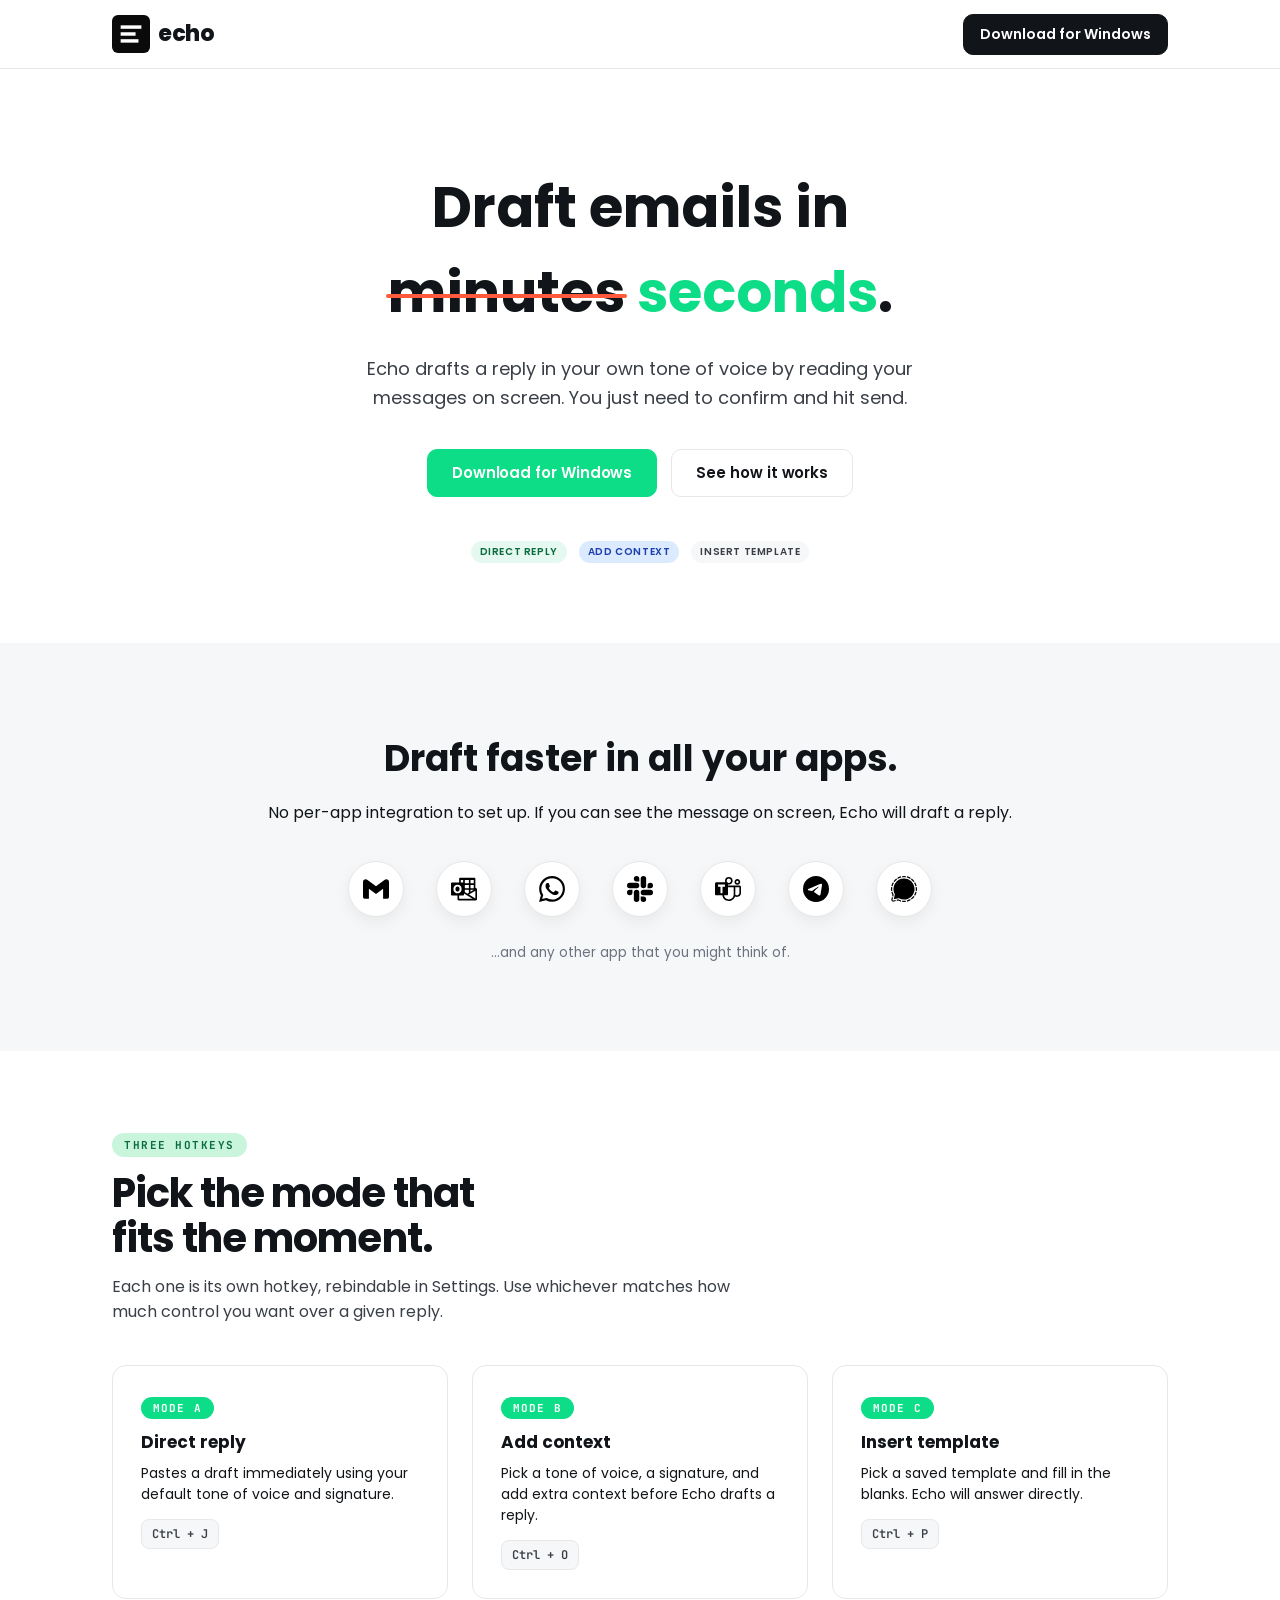
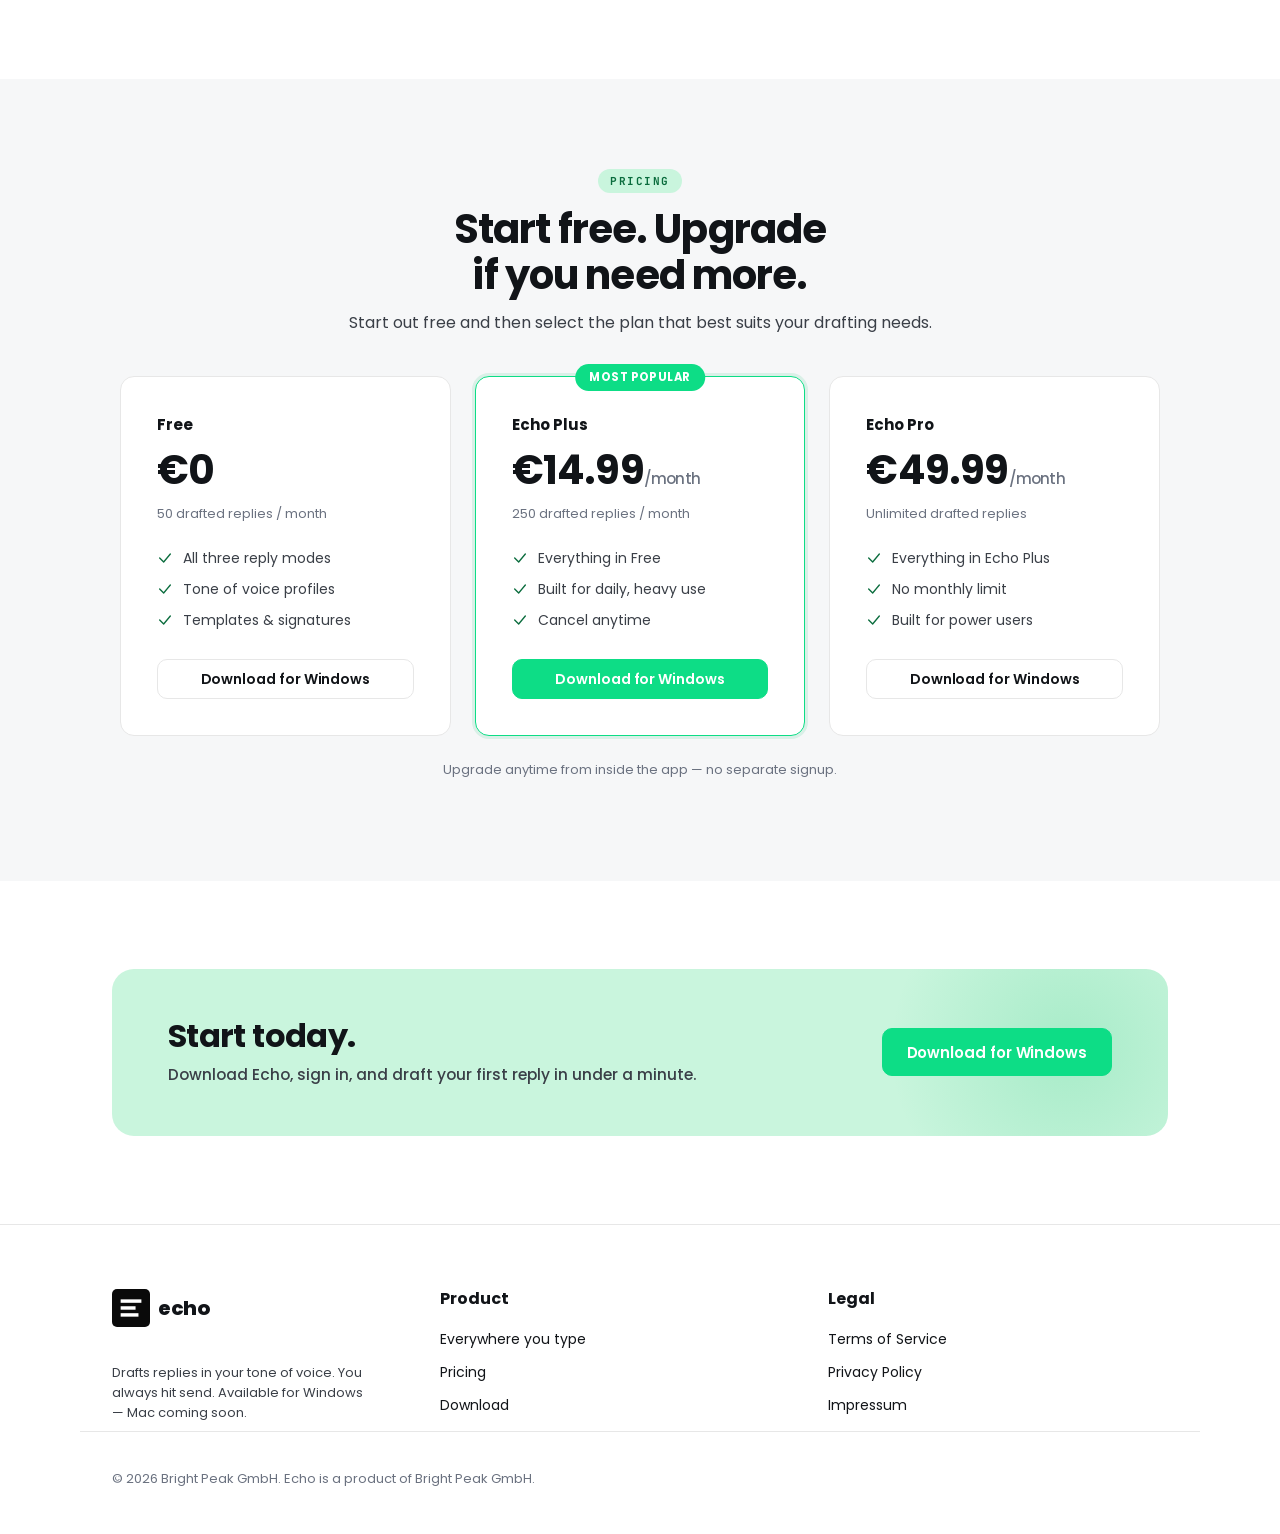
<file: index.html>
<!doctype html>
<html lang="en">
<head>
<meta charset="utf-8" />
<meta name="viewport" content="width=device-width, initial-scale=1" />
<title>Echo — draft emails in seconds, not minutes</title>
<link rel="icon" href="assets/icon.svg" type="image/svg+xml">
<link rel="icon" href="assets/favicon.ico" sizes="any">
<meta name="description" content="Echo reads the message on your screen and drafts a reply in your tone of voice. One hotkey, any app. You always hit send." />
<link rel="preconnect" href="https://fonts.googleapis.com" />
<link rel="preconnect" href="https://fonts.gstatic.com" crossorigin />
<link href="https://fonts.googleapis.com/css2?family=Poppins:wght@400;500;600;700;800&family=JetBrains+Mono:wght@400;500;600&display=swap" rel="stylesheet" />
<link rel="stylesheet" href="css/chrome.css" />
<link rel="stylesheet" href="css/buttons.css" />
<link rel="stylesheet" href="css/forms.css" />
<link rel="stylesheet" href="css/site.css" />
</head>
<body>

<header class="topbar">
  <div class="topbar-inner container" style="max-width:1120px;">
    <a href="/" class="brand-mark" style="display:inline-flex;align-items:center;gap:8px;text-decoration:none;font-family:'Poppins',sans-serif;font-size:22px;font-weight:800;letter-spacing:-0.02em;color:var(--ink);"><img src="assets/icon.svg" alt="Echo" width="28" height="28" style="border-radius:6px;flex-shrink:0;">echo</a>
    <a class="nav-cta" href="https://github.com/diliniclas/echo-releases/releases/download/v0.3.4/Echo-Setup-0.3.4.exe">Download for Windows</a>
  </div>
</header>

<main>

  <!-- HERO -->
  <section class="hero container">
    <h1>Draft <span id="hero-word">emails</span> in <span class="struck">minutes</span> <span class="reveal">seconds</span>.</h1>
    <p class="lead">
      Echo drafts a reply in your own tone of voice by reading your messages on screen.
      You just need to confirm and hit send.
    </p>
    <div class="actions">
      <a class="btn btn-brand btn-lg" href="https://github.com/diliniclas/echo-releases/releases/download/v0.3.4/Echo-Setup-0.3.4.exe">Download for Windows</a>
      <a class="btn btn-secondary btn-lg" href="#how-it-works">See how it works</a>
    </div>

    <div class="mode-row">
      <span class="tag tag-brand is-upper">Direct reply</span>
      <span class="tag tag-info is-upper">Add context</span>
      <span class="tag tag-neutral is-upper">Insert template</span>
    </div>
  </section>

  <!-- SECTION 2: DRAFT FASTER IN ALL YOUR APPS (animated icon wave) -->
  <section class="section is-grey-band platform-section" id="everywhere">
    <div class="container">
      <h2>Draft faster in all your apps.</h2>
      <p class="lead" style="margin:0 auto 8px;">No per-app integration to set up. If you can see the message on screen, Echo will draft a reply.</p>
    </div>
    <div class="icon-wave">
      <div class="icon-wave-track">
        <span class="icon-badge" style="--i:0"><img src="assets/icons/gmail.svg" alt="Gmail" /></span>
        <span class="icon-badge" style="--i:1"><img src="assets/icons/microsoftoutlook.svg" alt="Outlook" /></span>
        <span class="icon-badge" style="--i:2"><img src="assets/icons/whatsapp.svg" alt="WhatsApp" /></span>
        <span class="icon-badge" style="--i:3"><img src="assets/icons/slack.svg" alt="Slack" /></span>
        <span class="icon-badge" style="--i:4"><img src="assets/icons/microsoftteams.svg" alt="Microsoft Teams" /></span>
        <span class="icon-badge" style="--i:5"><img src="assets/icons/telegram.svg" alt="Telegram" /></span>
        <span class="icon-badge" style="--i:6"><img src="assets/icons/signal.svg" alt="Signal" /></span>
      </div>
    </div>
    <div class="container">
      <p class="icon-cloud-caption">...and any other app that you might think of.</p>
    </div>
  </section>

  <!-- SECTION 3: THREE MODES -->
  <section class="section" id="how-it-works">
    <div class="container">
      <div class="section-head">
        <div class="left">
          <span class="kicker is-mono">Three hotkeys</span>
          <h2>Pick the mode that fits the moment.</h2>
          <p>Each one is its own hotkey, rebindable in Settings. Use whichever matches how much control you want over a given reply.</p>
        </div>
      </div>

      <div class="mode-grid">
        <div class="mode-card">
          <span class="mode-pill">Mode A</span>
          <h3>Direct reply</h3>
          <p>Pastes a draft immediately using your default tone of voice and signature.</p>
          <span class="hotkey">Ctrl + J</span>
        </div>
        <div class="mode-card">
          <span class="mode-pill">Mode B</span>
          <h3>Add context</h3>
          <p>Pick a tone of voice, a signature, and add extra context before Echo drafts a reply.</p>
          <span class="hotkey">Ctrl + O</span>
        </div>
        <div class="mode-card">
          <span class="mode-pill">Mode C</span>
          <h3>Insert template</h3>
          <p>Pick a saved template and fill in the blanks. Echo will answer directly.</p>
          <span class="hotkey">Ctrl + P</span>
        </div>
      </div>
    </div>
  </section>

  <!-- SECTION 4: PRICING -->
  <section class="section is-grey-band" id="pricing">
    <div class="container">
      <div class="section-head" style="justify-content:center;text-align:center;">
        <div class="left" style="max-width:60ch;margin:0 auto;">
          <span class="kicker is-mono">Pricing</span>
          <h2>Start free. Upgrade if you need more.</h2>
          <p>Start out free and then select the plan that best suits your drafting needs.</p>
        </div>
      </div>

      <div class="pricing-grid pricing-grid-3">
        <div class="price-card">
          <p class="plan-name">Free</p>
          <p class="plan-amount">€0</p>
          <p class="plan-cap">50 drafted replies / month</p>
          <ul>
            <li><svg viewBox="0 0 24 24" fill="none" stroke="currentColor" stroke-width="2" stroke-linecap="round" stroke-linejoin="round"><path d="M4 12l6 6L20 6"/></svg>All three reply modes</li>
            <li><svg viewBox="0 0 24 24" fill="none" stroke="currentColor" stroke-width="2" stroke-linecap="round" stroke-linejoin="round"><path d="M4 12l6 6L20 6"/></svg>Tone of voice profiles</li>
            <li><svg viewBox="0 0 24 24" fill="none" stroke="currentColor" stroke-width="2" stroke-linecap="round" stroke-linejoin="round"><path d="M4 12l6 6L20 6"/></svg>Templates &amp; signatures</li>
          </ul>
          <a class="btn btn-secondary btn-block" href="https://github.com/diliniclas/echo-releases/releases/download/v0.3.4/Echo-Setup-0.3.4.exe">Download for Windows</a>
        </div>
        <div class="price-card is-featured">
          <span class="price-card-badge">Most popular</span>
          <p class="plan-name">Echo Plus</p>
          <p class="plan-amount">€14.99<span>/month</span></p>
          <p class="plan-cap">250 drafted replies / month</p>
          <ul>
            <li><svg viewBox="0 0 24 24" fill="none" stroke="currentColor" stroke-width="2" stroke-linecap="round" stroke-linejoin="round"><path d="M4 12l6 6L20 6"/></svg>Everything in Free</li>
            <li><svg viewBox="0 0 24 24" fill="none" stroke="currentColor" stroke-width="2" stroke-linecap="round" stroke-linejoin="round"><path d="M4 12l6 6L20 6"/></svg>Built for daily, heavy use</li>
            <li><svg viewBox="0 0 24 24" fill="none" stroke="currentColor" stroke-width="2" stroke-linecap="round" stroke-linejoin="round"><path d="M4 12l6 6L20 6"/></svg>Cancel anytime</li>
          </ul>
          <a class="btn btn-brand btn-block" href="https://github.com/diliniclas/echo-releases/releases/download/v0.3.4/Echo-Setup-0.3.4.exe">Download for Windows</a>
        </div>
        <div class="price-card">
          <p class="plan-name">Echo Pro</p>
          <p class="plan-amount">€49.99<span>/month</span></p>
          <p class="plan-cap">Unlimited drafted replies</p>
          <ul>
            <li><svg viewBox="0 0 24 24" fill="none" stroke="currentColor" stroke-width="2" stroke-linecap="round" stroke-linejoin="round"><path d="M4 12l6 6L20 6"/></svg>Everything in Echo Plus</li>
            <li><svg viewBox="0 0 24 24" fill="none" stroke="currentColor" stroke-width="2" stroke-linecap="round" stroke-linejoin="round"><path d="M4 12l6 6L20 6"/></svg>No monthly limit</li>
            <li><svg viewBox="0 0 24 24" fill="none" stroke="currentColor" stroke-width="2" stroke-linecap="round" stroke-linejoin="round"><path d="M4 12l6 6L20 6"/></svg>Built for power users</li>
          </ul>
          <a class="btn btn-secondary btn-block" href="https://github.com/diliniclas/echo-releases/releases/download/v0.3.4/Echo-Setup-0.3.4.exe">Download for Windows</a>
        </div>
      </div>
      <p style="text-align:center;font-size:13px;color:var(--muted);margin-top:24px;">Upgrade anytime from inside the app — no separate signup.</p>
    </div>
  </section>

  <!-- SECTION 5: START TODAY -->
  <section class="container">
    <div class="join-cta">
      <div>
        <h2>Start today.</h2>
        <p>Download Echo, sign in, and draft your first reply in under a minute.</p>
      </div>
      <div class="actions">
        <a class="btn btn-brand btn-lg" href="https://github.com/diliniclas/echo-releases/releases/download/v0.3.4/Echo-Setup-0.3.4.exe">Download for Windows</a>
      </div>
    </div>
  </section>

</main>

<footer class="site-footer">
  <div class="footer-inner">
    <div class="footer-brand">
      <a href="/" class="brand-mark" style="display:inline-flex;align-items:center;gap:8px;text-decoration:none;font-family:'Poppins',sans-serif;font-size:20px;font-weight:800;letter-spacing:-0.02em;color:var(--ink);"><img src="assets/icon.svg" alt="Echo" width="26" height="26" style="border-radius:5px;flex-shrink:0;">echo</a>
      <p style="font-size:13px;color:var(--ink-2);max-width:32ch;margin:14px 0 0;">Drafts replies in your tone of voice. You always hit send. Available for Windows — Mac coming soon.</p>
    </div>
    <div class="footer-col">
      <h2>Product</h2>
      <ul>
        <li><a href="#everywhere">Everywhere you type</a></li>
        <li><a href="#pricing">Pricing</a></li>
        <li><a href="https://github.com/diliniclas/echo-releases/releases/download/v0.3.4/Echo-Setup-0.3.4.exe">Download</a></li>
      </ul>
    </div>
    <div class="footer-col">
      <h2>Legal</h2>
      <ul>
        <li><a href="terms.html">Terms of Service</a></li>
        <li><a href="privacy.html">Privacy Policy</a></li>
        <li><a href="impressum.html">Impressum</a></li>
      </ul>
    </div>
  </div>
  <div class="footer-inner" style="grid-template-columns:1fr;margin-top:8px;padding-top:24px;border-top:1px solid var(--line);">
    <p class="copyright">© 2026 Bright Peak GmbH. Echo is a product of Bright Peak GmbH.</p>
  </div>
</footer>

<script>
(function () {
  var words = ['emails', 'messages', 'texts', 'chats'];
  var el = document.getElementById('hero-word');
  var i = 0;
  function cycle() {
    i = (i + 1) % words.length;
    el.style.animation = 'hero-word-out 0.22s ease forwards';
    setTimeout(function () {
      el.textContent = words[i];
      el.style.animation = 'hero-word-in 0.22s ease forwards';
    }, 220);
  }
  setTimeout(function () { setInterval(cycle, 2000); }, 1600);
})();
</script>
</body>
</html>
</file>
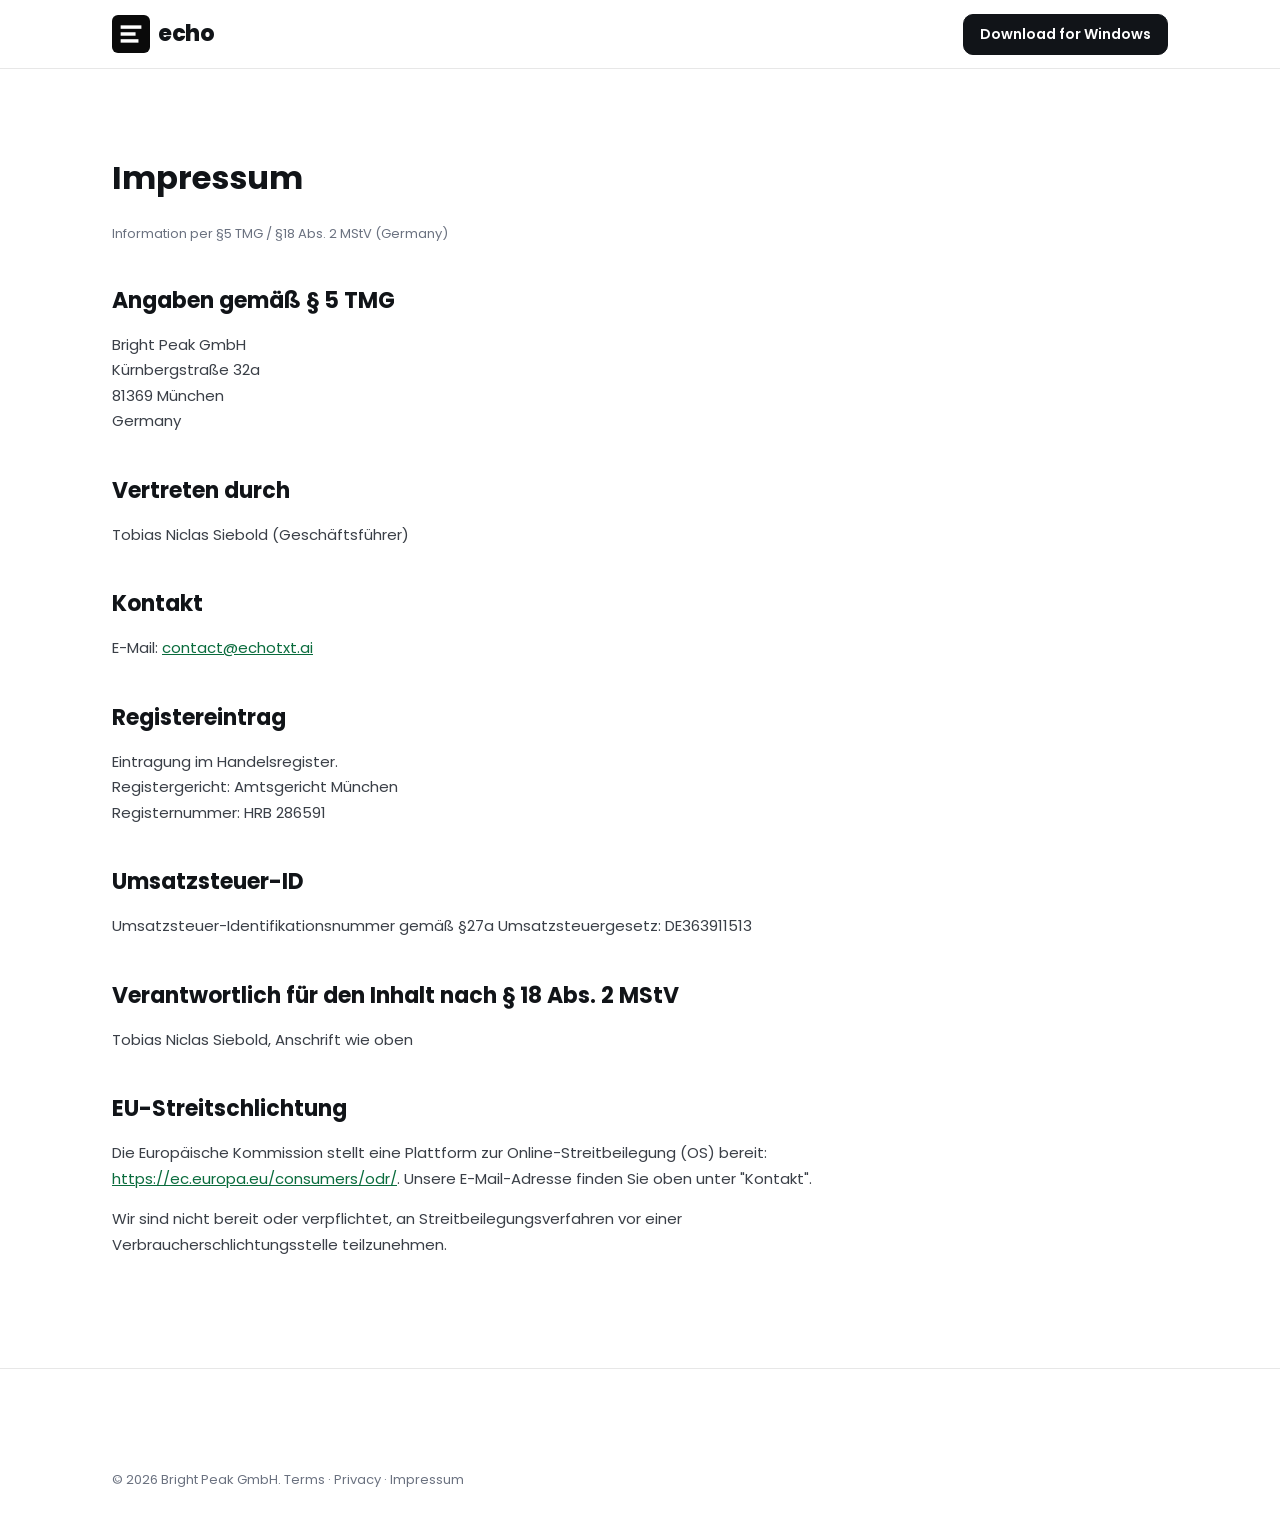
<file: impressum.html>
<!doctype html>
<html lang="en">
<head>
<meta charset="utf-8" />
<meta name="viewport" content="width=device-width, initial-scale=1" />
<title>Impressum — Echo</title>
<link rel="icon" href="assets/icon.svg" type="image/svg+xml">
<link rel="icon" href="assets/favicon.ico" sizes="any">
<link rel="preconnect" href="https://fonts.googleapis.com" />
<link rel="preconnect" href="https://fonts.gstatic.com" crossorigin />
<link href="https://fonts.googleapis.com/css2?family=Poppins:wght@400;500;600;700;800&family=JetBrains+Mono:wght@400;500;600&display=swap" rel="stylesheet" />
<link rel="stylesheet" href="css/chrome.css" />
<link rel="stylesheet" href="css/buttons.css" />
<link rel="stylesheet" href="css/forms.css" />
<link rel="stylesheet" href="css/site.css" />
</head>
<body>

<header class="topbar">
  <div class="topbar-inner container" style="max-width:1120px;">
    <a href="index.html" class="brand-mark" style="display:inline-flex;align-items:center;gap:8px;text-decoration:none;font-family:'Poppins',sans-serif;font-size:22px;font-weight:800;letter-spacing:-0.02em;color:var(--ink);"><img src="assets/icon.svg" alt="Echo" width="28" height="28" style="border-radius:6px;flex-shrink:0;">echo</a>
    <a class="nav-cta" href="https://github.com/diliniclas/echo-releases/releases/download/v0.3.4/Echo-Setup-0.3.4.exe">Download for Windows</a>
  </div>
</header>

<main class="legal-page container">
  <div class="legal-head">
    <h1>Impressum</h1>
    <p class="updated">Information per §5 TMG / §18 Abs. 2 MStV (Germany)</p>
  </div>

  <div class="legal-body">
    <h2>Angaben gemäß § 5 TMG</h2>
    <p>
      Bright Peak GmbH<br />
      Kürnbergstraße 32a<br />
      81369 München<br />
      Germany
    </p>

    <h2>Vertreten durch</h2>
    <p>Tobias Niclas Siebold (Geschäftsführer)</p>

    <h2>Kontakt</h2>
    <p>
      E-Mail: <a href="mailto:contact@echotxt.ai">contact@echotxt.ai</a>
    </p>

    <h2>Registereintrag</h2>
    <p>
      Eintragung im Handelsregister.<br />
      Registergericht: Amtsgericht München<br />
      Registernummer: HRB 286591
    </p>

    <h2>Umsatzsteuer-ID</h2>
    <p>
      Umsatzsteuer-Identifikationsnummer gemäß §27a Umsatzsteuergesetz:
      DE363911513
    </p>

    <h2>Verantwortlich für den Inhalt nach § 18 Abs. 2 MStV</h2>
    <p>Tobias Niclas Siebold, Anschrift wie oben</p>

    <h2>EU-Streitschlichtung</h2>
    <p>
      Die Europäische Kommission stellt eine Plattform zur Online-Streitbeilegung (OS) bereit:
      <a href="https://ec.europa.eu/consumers/odr/" target="_blank" rel="noopener">https://ec.europa.eu/consumers/odr/</a>.
      Unsere E-Mail-Adresse finden Sie oben unter "Kontakt".
    </p>
    <p>
      Wir sind nicht bereit oder verpflichtet, an Streitbeilegungsverfahren vor einer
      Verbraucherschlichtungsstelle teilzunehmen.
    </p>
  </div>
</main>

<footer class="site-footer">
  <div class="footer-inner" style="grid-template-columns:1fr;padding-top:24px;">
    <p class="copyright">© 2026 Bright Peak GmbH. <a href="terms.html">Terms</a> · <a href="privacy.html">Privacy</a> · <a href="impressum.html">Impressum</a></p>
  </div>
</footer>

</body>
</html>
</file>
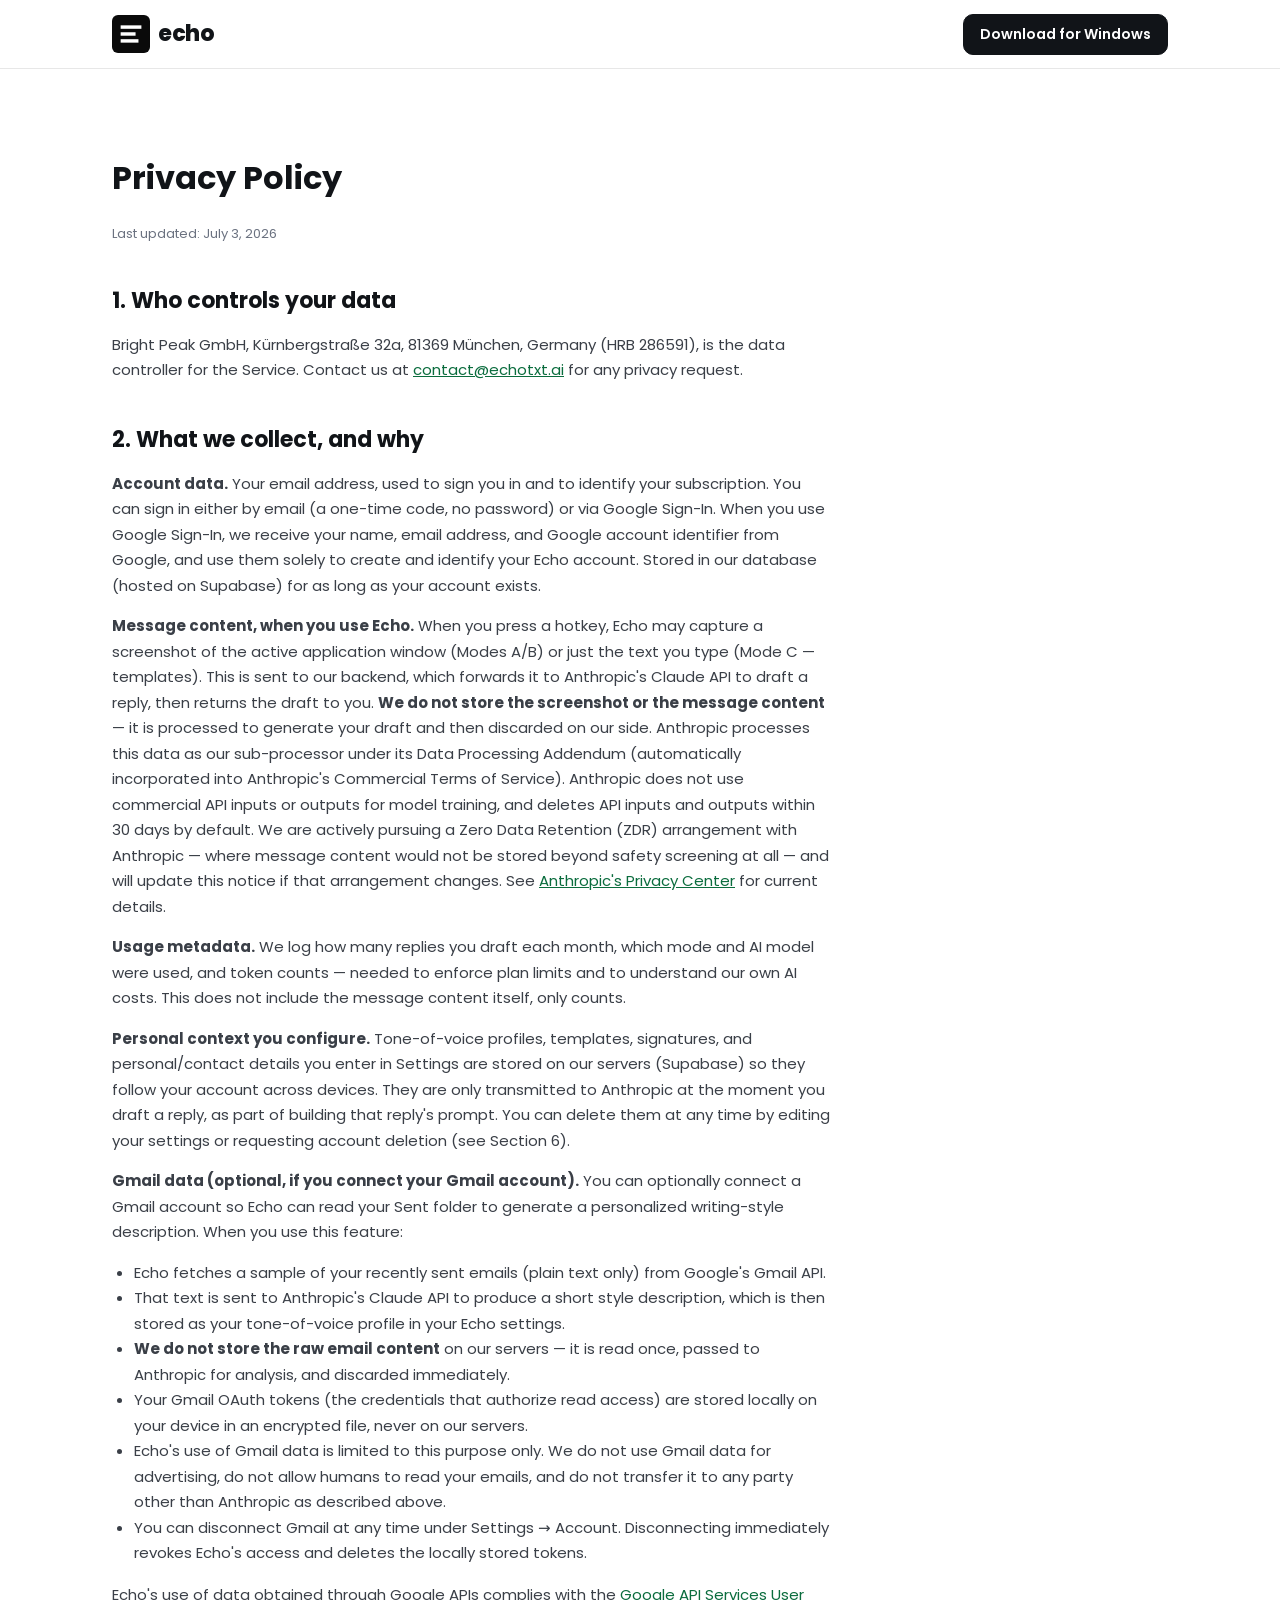
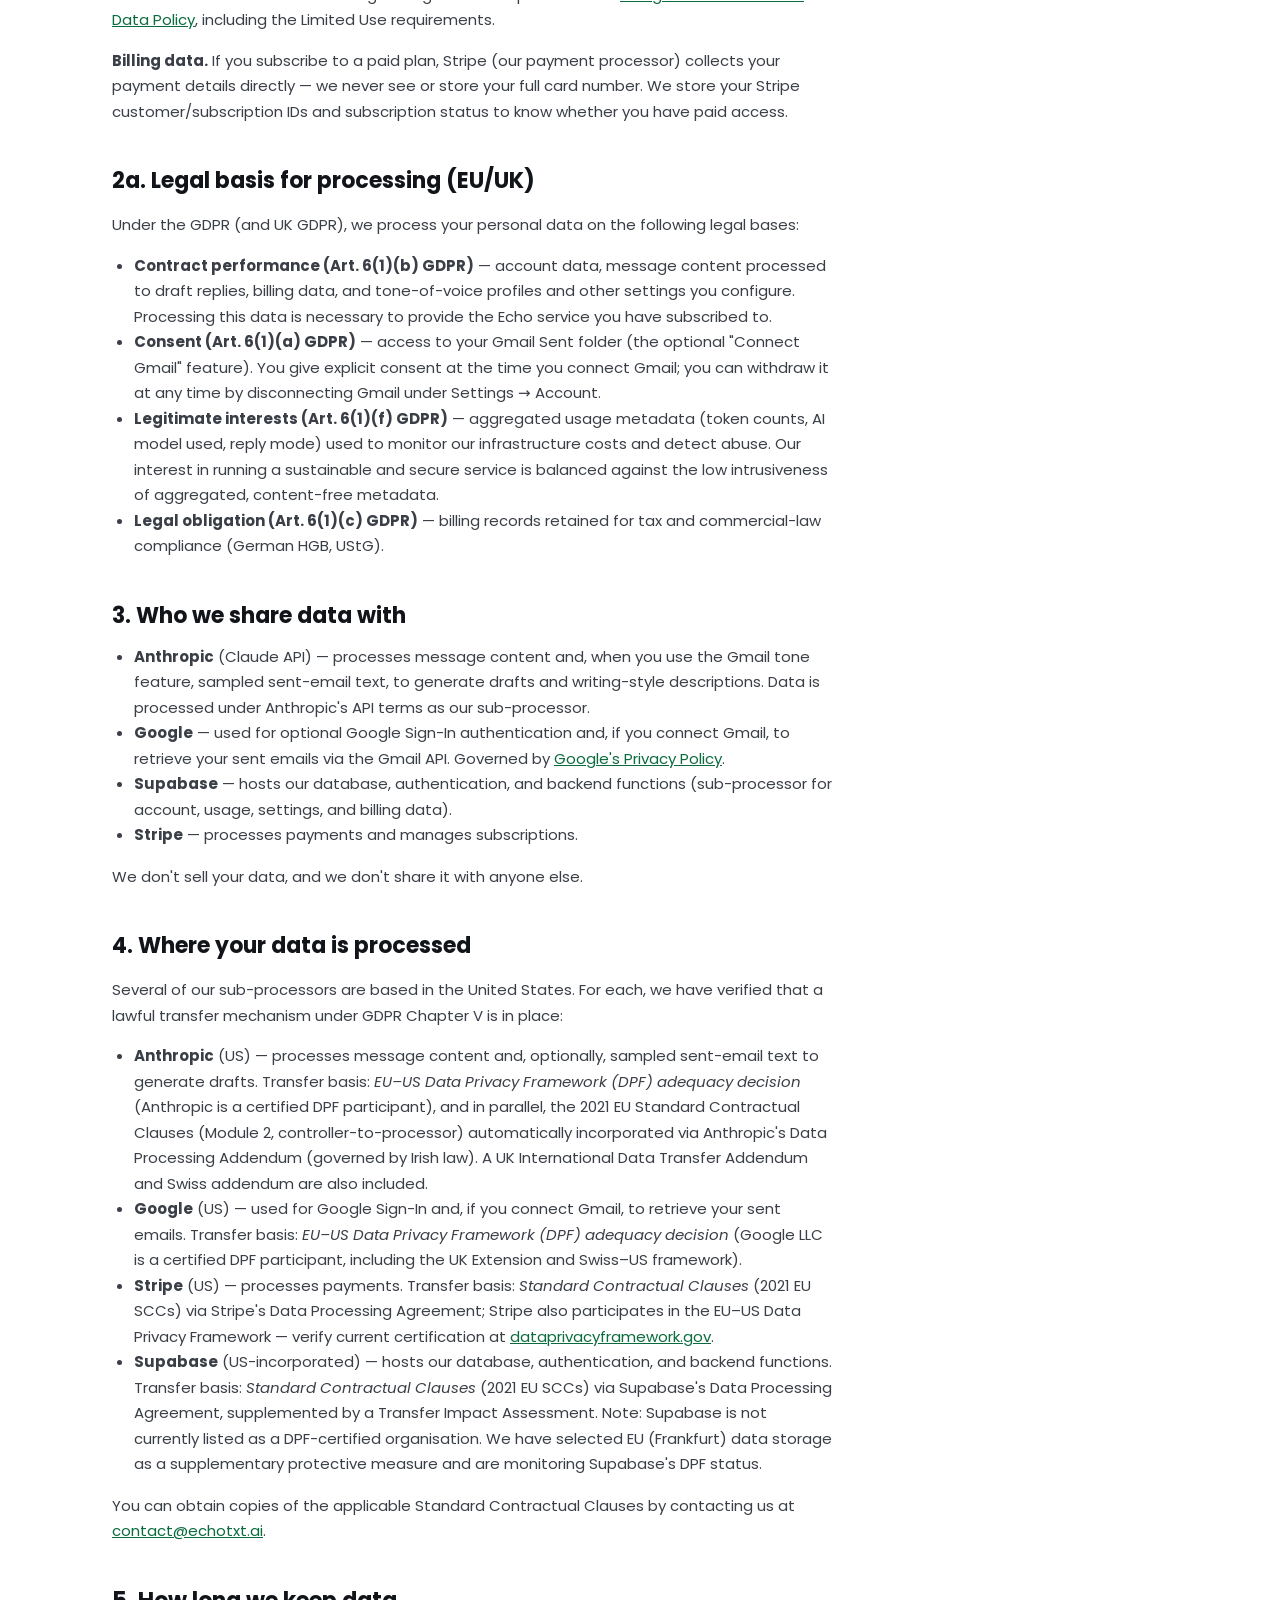
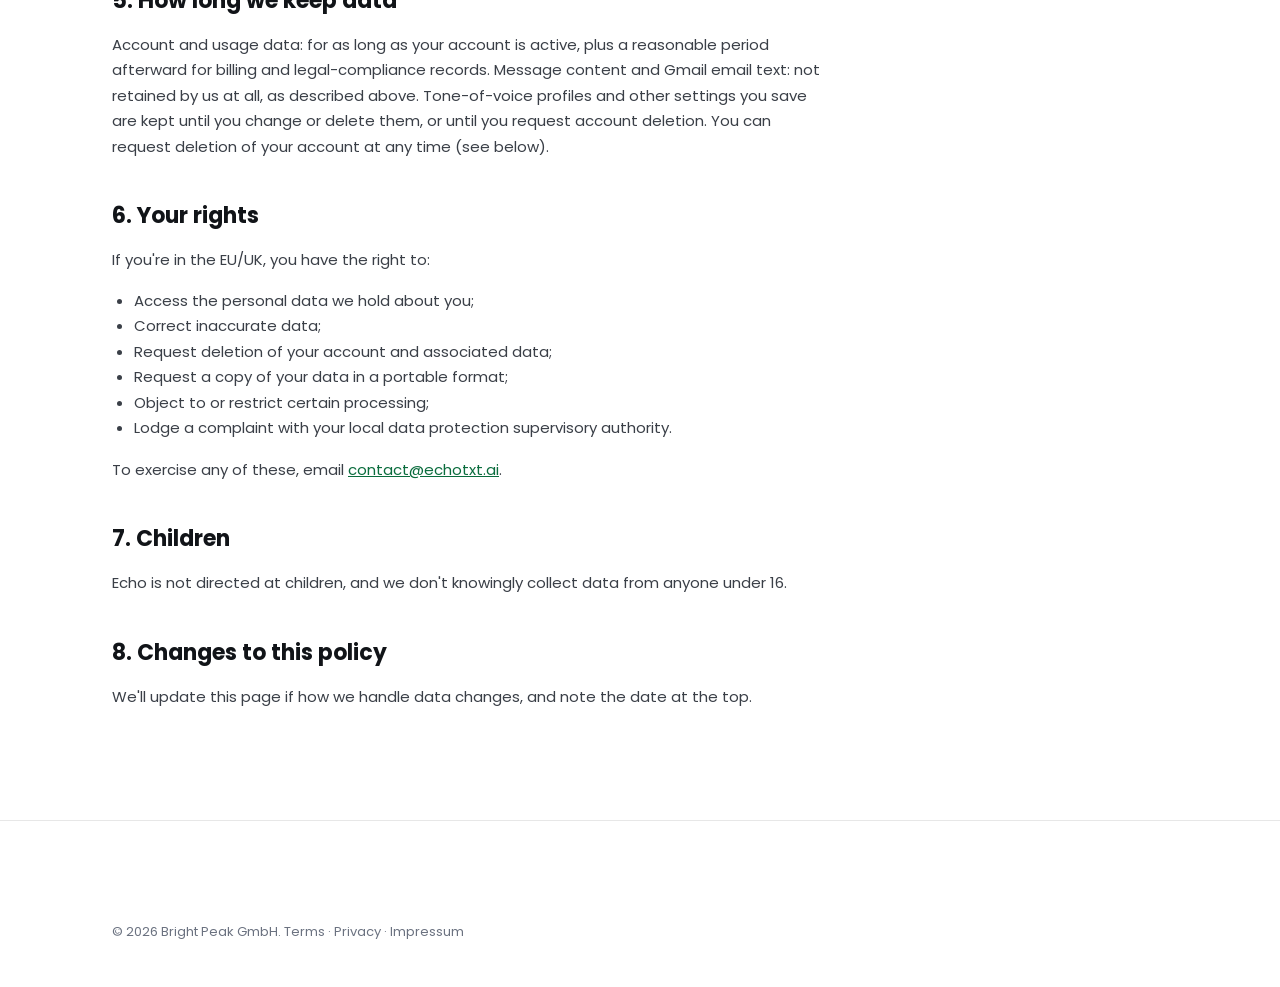
<file: privacy.html>
<!doctype html>
<html lang="en">
<head>
<meta charset="utf-8" />
<meta name="viewport" content="width=device-width, initial-scale=1" />
<title>Privacy Policy — Echo</title>
<link rel="icon" href="assets/icon.svg" type="image/svg+xml">
<link rel="icon" href="assets/favicon.ico" sizes="any">
<link rel="preconnect" href="https://fonts.googleapis.com" />
<link rel="preconnect" href="https://fonts.gstatic.com" crossorigin />
<link href="https://fonts.googleapis.com/css2?family=Poppins:wght@400;500;600;700;800&family=JetBrains+Mono:wght@400;500;600&display=swap" rel="stylesheet" />
<link rel="stylesheet" href="css/chrome.css" />
<link rel="stylesheet" href="css/buttons.css" />
<link rel="stylesheet" href="css/forms.css" />
<link rel="stylesheet" href="css/site.css" />
</head>
<body>

<header class="topbar">
  <div class="topbar-inner container" style="max-width:1120px;">
    <a href="index.html" class="brand-mark" style="display:inline-flex;align-items:center;gap:8px;text-decoration:none;font-family:'Poppins',sans-serif;font-size:22px;font-weight:800;letter-spacing:-0.02em;color:var(--ink);"><img src="assets/icon.svg" alt="Echo" width="28" height="28" style="border-radius:6px;flex-shrink:0;">echo</a>
    <a class="nav-cta" href="https://github.com/diliniclas/echo-releases/releases/download/v0.3.4/Echo-Setup-0.3.4.exe">Download for Windows</a>
  </div>
</header>

<main class="legal-page container">
  <div class="legal-head">
    <h1>Privacy Policy</h1>
    <p class="updated">Last updated: July 3, 2026</p>
  </div>

  <div class="legal-body">

    <h2>1. Who controls your data</h2>
    <p>
      Bright Peak GmbH, Kürnbergstraße 32a, 81369 München, Germany (HRB 286591), is the data
      controller for the Service. Contact us at
      <a href="mailto:contact@echotxt.ai">contact@echotxt.ai</a> for any privacy request.
    </p>

    <h2>2. What we collect, and why</h2>

    <p><strong>Account data.</strong> Your email address, used to sign you in and to identify your
      subscription. You can sign in either by email (a one-time code, no password) or via Google
      Sign-In. When you use Google Sign-In, we receive your name, email address, and Google account
      identifier from Google, and use them solely to create and identify your Echo account. Stored
      in our database (hosted on Supabase) for as long as your account exists.</p>

    <p><strong>Message content, when you use Echo.</strong> When you press a hotkey, Echo may
      capture a screenshot of the active application window (Modes A/B) or just the text you type
      (Mode C — templates). This is sent to our backend, which forwards it to Anthropic's Claude
      API to draft a reply, then returns the draft to you.
      <strong>We do not store the screenshot or the message content</strong> — it is processed
      to generate your draft and then discarded on our side. Anthropic processes this data as
      our sub-processor under its Data Processing Addendum (automatically incorporated into
      Anthropic's Commercial Terms of Service). Anthropic does not use commercial API inputs
      or outputs for model training, and deletes API inputs and outputs within 30 days by
      default. We are actively pursuing a Zero Data Retention (ZDR) arrangement with Anthropic
      — where message content would not be stored beyond safety screening at all — and will
      update this notice if that arrangement changes. See
      <a href="https://privacy.anthropic.com" target="_blank" rel="noopener">Anthropic's Privacy Center</a>
      for current details.</p>

    <p><strong>Usage metadata.</strong> We log how many replies you draft each month, which mode
      and AI model were used, and token counts — needed to enforce plan limits and to understand
      our own AI costs. This does not include the message content itself, only counts.</p>

    <p><strong>Personal context you configure.</strong> Tone-of-voice profiles, templates,
      signatures, and personal/contact details you enter in Settings are stored on our servers
      (Supabase) so they follow your account across devices. They are only transmitted to
      Anthropic at the moment you draft a reply, as part of building that reply's prompt.
      You can delete them at any time by editing your settings or requesting account deletion
      (see Section 6).</p>

    <p><strong>Gmail data (optional, if you connect your Gmail account).</strong> You can
      optionally connect a Gmail account so Echo can read your Sent folder to generate a
      personalized writing-style description. When you use this feature:</p>
    <ul>
      <li>Echo fetches a sample of your recently sent emails (plain text only) from Google's
        Gmail API.</li>
      <li>That text is sent to Anthropic's Claude API to produce a short style description,
        which is then stored as your tone-of-voice profile in your Echo settings.</li>
      <li><strong>We do not store the raw email content</strong> on our servers — it is read
        once, passed to Anthropic for analysis, and discarded immediately.</li>
      <li>Your Gmail OAuth tokens (the credentials that authorize read access) are stored
        locally on your device in an encrypted file, never on our servers.</li>
      <li>Echo's use of Gmail data is limited to this purpose only. We do not use Gmail data
        for advertising, do not allow humans to read your emails, and do not transfer it to
        any party other than Anthropic as described above.</li>
      <li>You can disconnect Gmail at any time under Settings → Account. Disconnecting
        immediately revokes Echo's access and deletes the locally stored tokens.</li>
    </ul>
    <p>Echo's use of data obtained through Google APIs complies with the
      <a href="https://developers.google.com/terms/api-services-user-data-policy" target="_blank" rel="noopener">Google API Services User Data Policy</a>,
      including the Limited Use requirements.</p>

    <p><strong>Billing data.</strong> If you subscribe to a paid plan, Stripe (our payment
      processor) collects your payment details directly — we never see or store your full card
      number. We store your Stripe customer/subscription IDs and subscription status to know
      whether you have paid access.</p>

    <h2>2a. Legal basis for processing (EU/UK)</h2>
    <p>Under the GDPR (and UK GDPR), we process your personal data on the following legal bases:</p>
    <ul>
      <li><strong>Contract performance (Art. 6(1)(b) GDPR)</strong> — account data, message
        content processed to draft replies, billing data, and tone-of-voice profiles and other
        settings you configure. Processing this data is necessary to provide the Echo service
        you have subscribed to.</li>
      <li><strong>Consent (Art. 6(1)(a) GDPR)</strong> — access to your Gmail Sent folder
        (the optional "Connect Gmail" feature). You give explicit consent at the time you
        connect Gmail; you can withdraw it at any time by disconnecting Gmail under Settings
        → Account.</li>
      <li><strong>Legitimate interests (Art. 6(1)(f) GDPR)</strong> — aggregated usage
        metadata (token counts, AI model used, reply mode) used to monitor our infrastructure
        costs and detect abuse. Our interest in running a sustainable and secure service is
        balanced against the low intrusiveness of aggregated, content-free metadata.</li>
      <li><strong>Legal obligation (Art. 6(1)(c) GDPR)</strong> — billing records retained
        for tax and commercial-law compliance (German HGB, UStG).</li>
    </ul>

    <h2>3. Who we share data with</h2>
    <ul>
      <li><strong>Anthropic</strong> (Claude API) — processes message content and, when you use
        the Gmail tone feature, sampled sent-email text, to generate drafts and writing-style
        descriptions. Data is processed under Anthropic's API terms as our sub-processor.</li>
      <li><strong>Google</strong> — used for optional Google Sign-In authentication and, if you
        connect Gmail, to retrieve your sent emails via the Gmail API. Governed by
        <a href="https://policies.google.com/privacy" target="_blank" rel="noopener">Google's Privacy Policy</a>.</li>
      <li><strong>Supabase</strong> — hosts our database, authentication, and backend functions
        (sub-processor for account, usage, settings, and billing data).</li>
      <li><strong>Stripe</strong> — processes payments and manages subscriptions.</li>
    </ul>
    <p>We don't sell your data, and we don't share it with anyone else.</p>

    <h2>4. Where your data is processed</h2>
    <p>
      Several of our sub-processors are based in the United States. For each, we have
      verified that a lawful transfer mechanism under GDPR Chapter V is in place:
    </p>
    <ul>
      <li><strong>Anthropic</strong> (US) — processes message content and, optionally, sampled
        sent-email text to generate drafts. Transfer basis: <em>EU–US Data Privacy Framework
        (DPF) adequacy decision</em> (Anthropic is a certified DPF participant), and in
        parallel, the 2021 EU Standard Contractual Clauses (Module 2, controller-to-processor)
        automatically incorporated via Anthropic's Data Processing Addendum (governed by Irish
        law). A UK International Data Transfer Addendum and Swiss addendum are also
        included.</li>
      <li><strong>Google</strong> (US) — used for Google Sign-In and, if you connect Gmail,
        to retrieve your sent emails. Transfer basis: <em>EU–US Data Privacy Framework (DPF)
        adequacy decision</em> (Google LLC is a certified DPF participant, including the UK
        Extension and Swiss–US framework).</li>
      <li><strong>Stripe</strong> (US) — processes payments. Transfer basis: <em>Standard
        Contractual Clauses</em> (2021 EU SCCs) via Stripe's Data Processing Agreement; Stripe
        also participates in the EU–US Data Privacy Framework — verify current certification
        at <a href="https://dataprivacyframework.gov" target="_blank"
        rel="noopener">dataprivacyframework.gov</a>.</li>
      <li><strong>Supabase</strong> (US-incorporated) — hosts our database, authentication,
        and backend functions. Transfer basis: <em>Standard Contractual Clauses</em> (2021 EU
        SCCs) via Supabase's Data Processing Agreement, supplemented by a Transfer Impact
        Assessment. Note: Supabase is not currently listed as a DPF-certified organisation.
        We have selected EU (Frankfurt) data storage as a supplementary protective measure
        and are monitoring Supabase's DPF status.</li>
    </ul>
    <p>
      You can obtain copies of the applicable Standard Contractual Clauses by contacting us
      at <a href="mailto:contact@echotxt.ai">contact@echotxt.ai</a>.
    </p>

    <h2>5. How long we keep data</h2>
    <p>
      Account and usage data: for as long as your account is active, plus a reasonable period
      afterward for billing and legal-compliance records. Message content and Gmail email text:
      not retained by us at all, as described above. Tone-of-voice profiles and other settings
      you save are kept until you change or delete them, or until you request account deletion.
      You can request deletion of your account at any time (see below).
    </p>

    <h2>6. Your rights</h2>
    <p>If you're in the EU/UK, you have the right to:</p>
    <ul>
      <li>Access the personal data we hold about you;</li>
      <li>Correct inaccurate data;</li>
      <li>Request deletion of your account and associated data;</li>
      <li>Request a copy of your data in a portable format;</li>
      <li>Object to or restrict certain processing;</li>
      <li>Lodge a complaint with your local data protection supervisory authority.</li>
    </ul>
    <p>To exercise any of these, email <a href="mailto:contact@echotxt.ai">contact@echotxt.ai</a>.</p>

    <h2>7. Children</h2>
    <p>Echo is not directed at children, and we don't knowingly collect data from anyone under 16.</p>

    <h2>8. Changes to this policy</h2>
    <p>We'll update this page if how we handle data changes, and note the date at the top.</p>

  </div>
</main>

<footer class="site-footer">
  <div class="footer-inner" style="grid-template-columns:1fr;padding-top:24px;">
    <p class="copyright">© 2026 Bright Peak GmbH. <a href="terms.html">Terms</a> · <a href="privacy.html">Privacy</a> · <a href="impressum.html">Impressum</a></p>
  </div>
</footer>

</body>
</html>
</file>
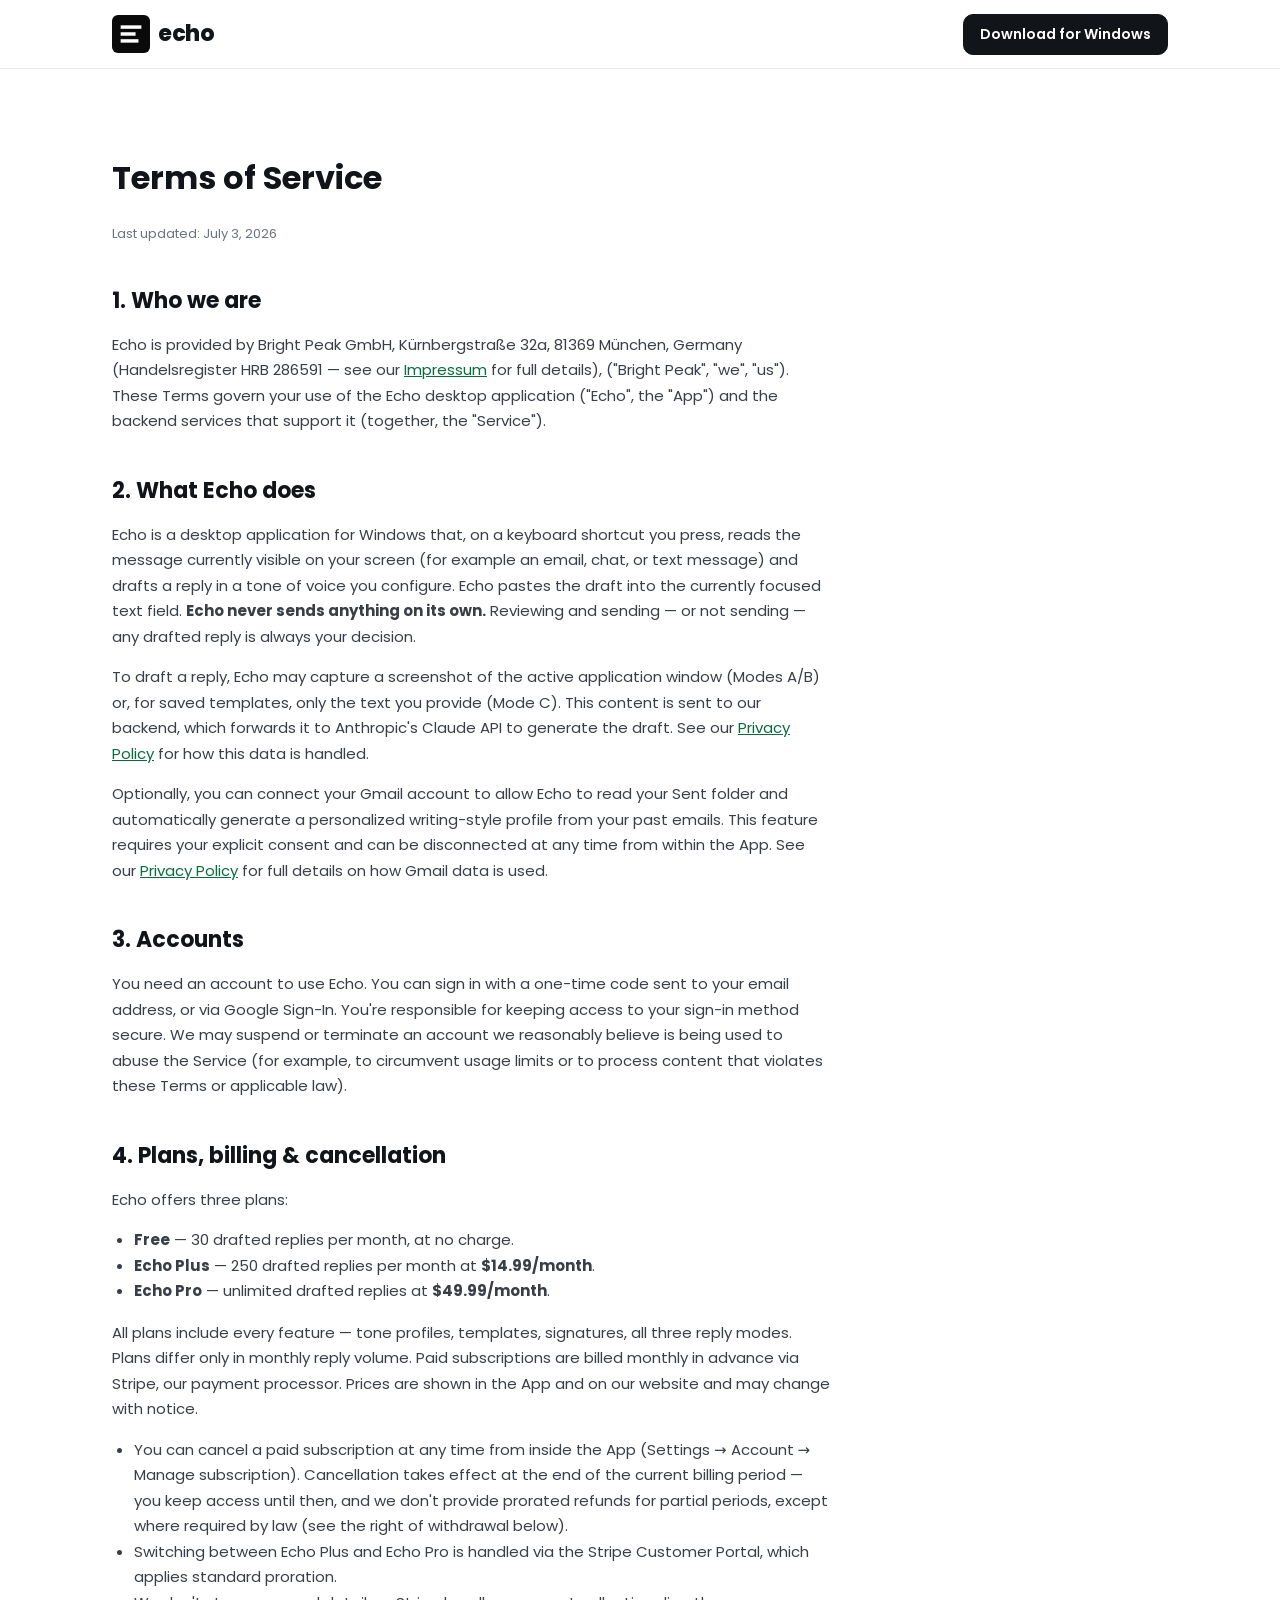
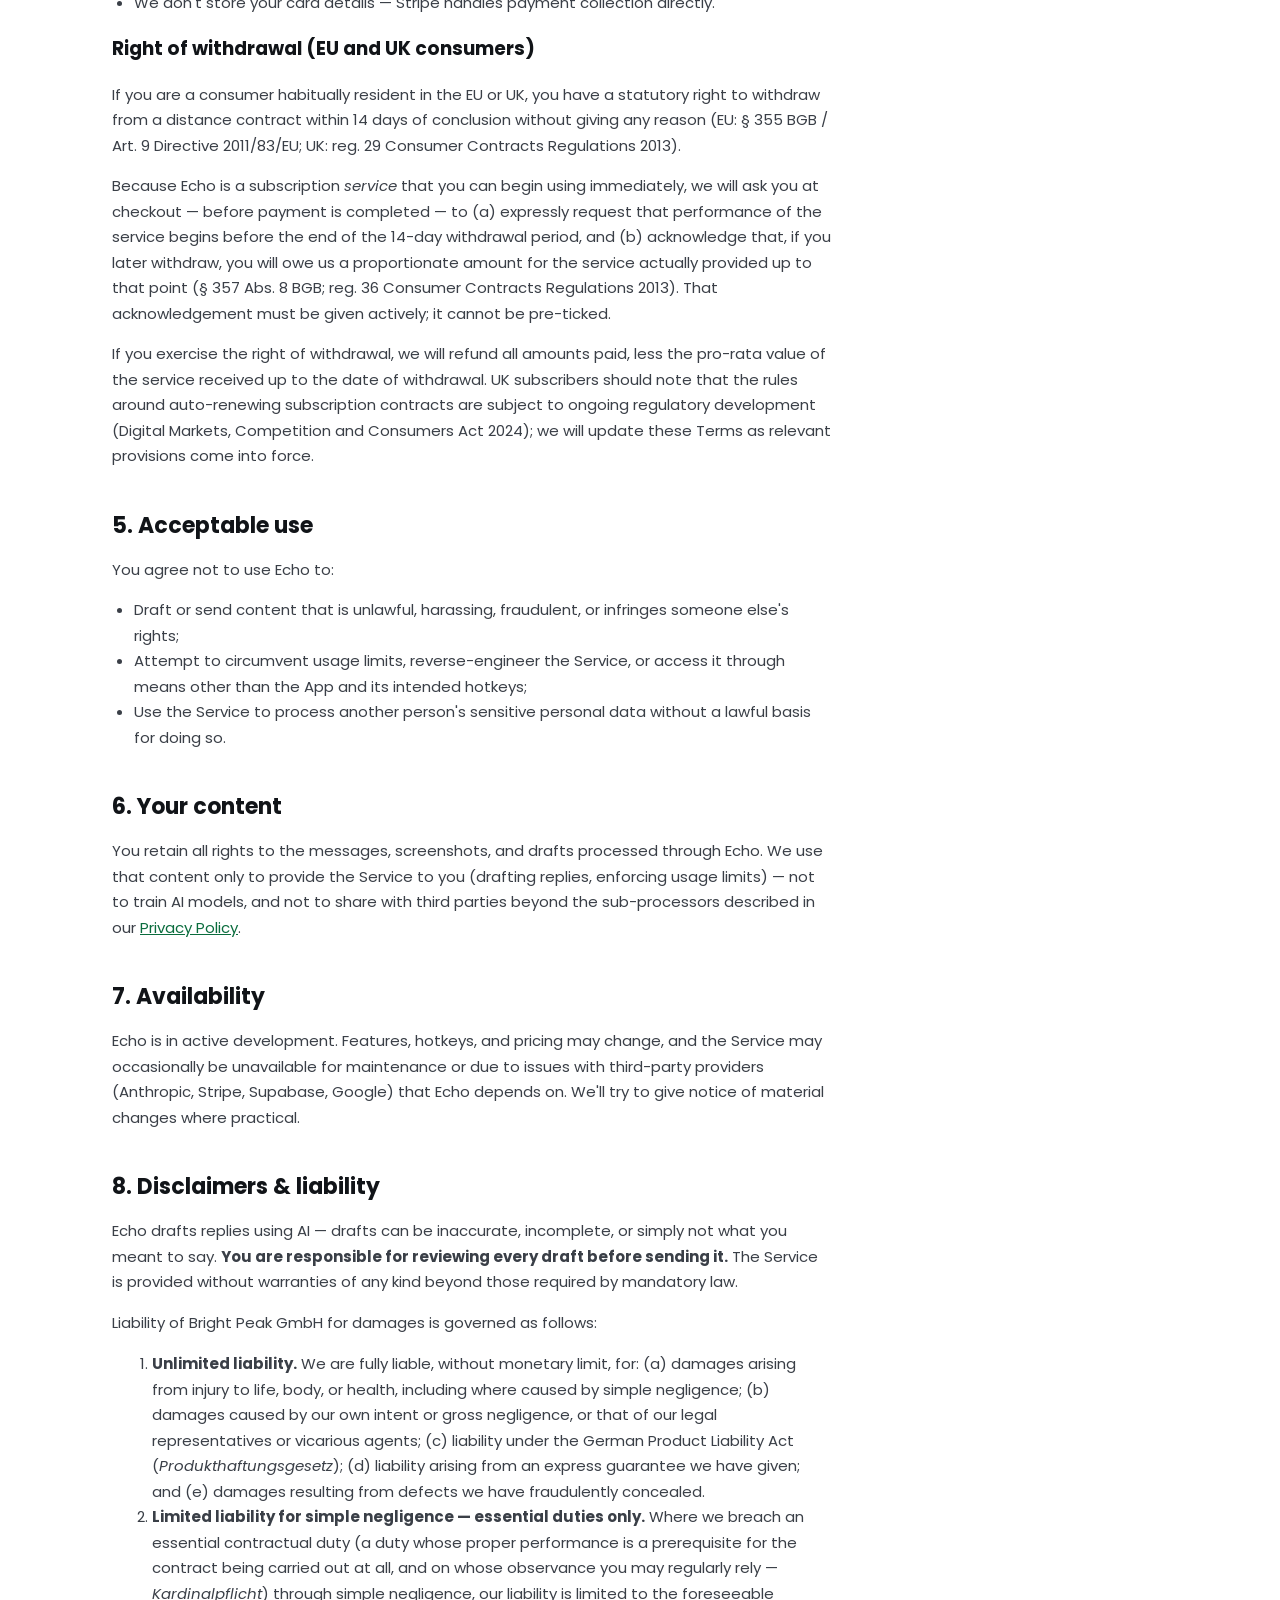
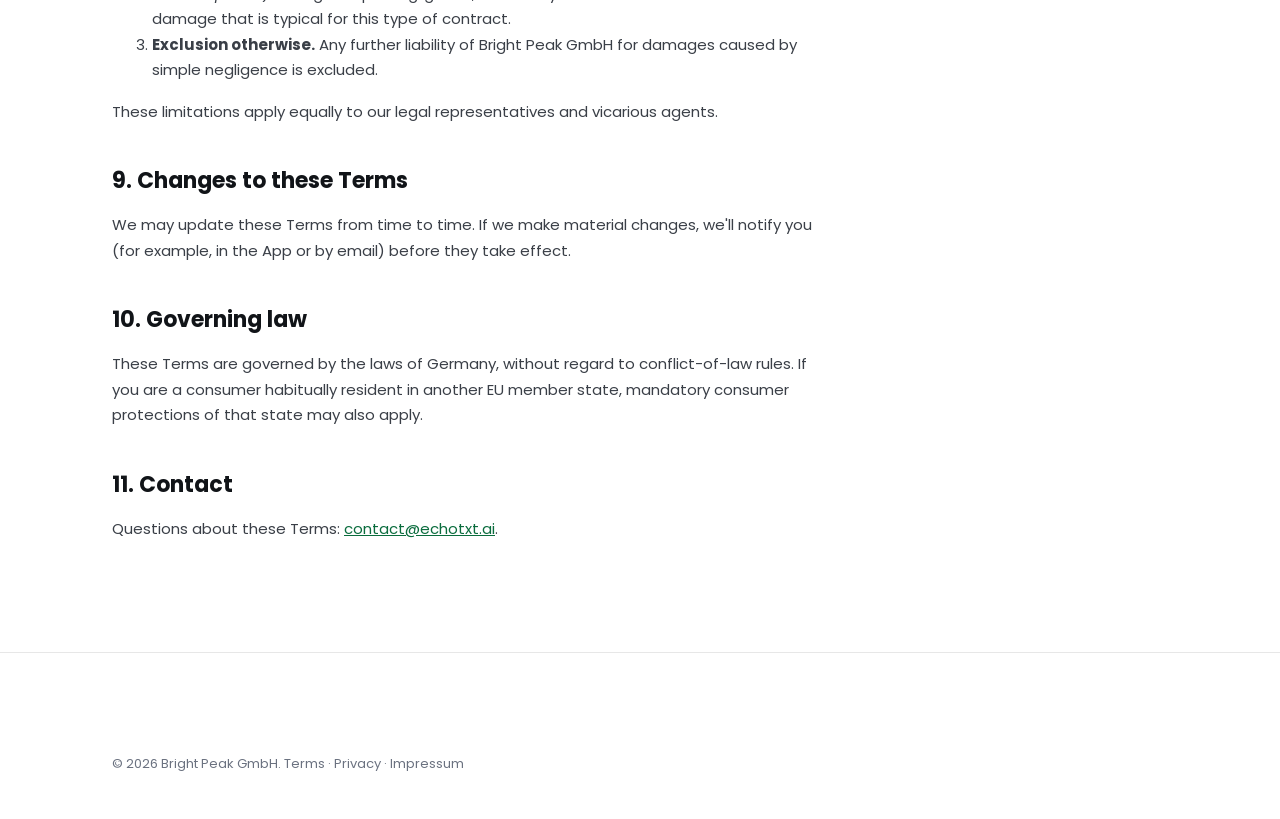
<file: terms.html>
<!doctype html>
<html lang="en">
<head>
<meta charset="utf-8" />
<meta name="viewport" content="width=device-width, initial-scale=1" />
<title>Terms of Service — Echo</title>
<link rel="icon" href="assets/icon.svg" type="image/svg+xml">
<link rel="icon" href="assets/favicon.ico" sizes="any">
<link rel="preconnect" href="https://fonts.googleapis.com" />
<link rel="preconnect" href="https://fonts.gstatic.com" crossorigin />
<link href="https://fonts.googleapis.com/css2?family=Poppins:wght@400;500;600;700;800&family=JetBrains+Mono:wght@400;500;600&display=swap" rel="stylesheet" />
<link rel="stylesheet" href="css/chrome.css" />
<link rel="stylesheet" href="css/buttons.css" />
<link rel="stylesheet" href="css/forms.css" />
<link rel="stylesheet" href="css/site.css" />
</head>
<body>

<header class="topbar">
  <div class="topbar-inner container" style="max-width:1120px;">
    <a href="index.html" class="brand-mark" style="display:inline-flex;align-items:center;gap:8px;text-decoration:none;font-family:'Poppins',sans-serif;font-size:22px;font-weight:800;letter-spacing:-0.02em;color:var(--ink);"><img src="assets/icon.svg" alt="Echo" width="28" height="28" style="border-radius:6px;flex-shrink:0;">echo</a>
    <a class="nav-cta" href="https://github.com/diliniclas/echo-releases/releases/download/v0.3.4/Echo-Setup-0.3.4.exe">Download for Windows</a>
  </div>
</header>

<main class="legal-page container">
  <div class="legal-head">
    <h1>Terms of Service</h1>
    <p class="updated">Last updated: July 3, 2026</p>
  </div>

  <div class="legal-body">

    <h2>1. Who we are</h2>
    <p>
      Echo is provided by Bright Peak GmbH, Kürnbergstraße 32a, 81369 München, Germany
      (Handelsregister HRB 286591 — see our <a href="impressum.html">Impressum</a> for full
      details), ("Bright Peak", "we", "us"). These Terms govern your use of the Echo desktop
      application ("Echo", the "App") and the backend services that support it (together,
      the "Service").
    </p>

    <h2>2. What Echo does</h2>
    <p>
      Echo is a desktop application for Windows that, on a keyboard shortcut you press, reads
      the message currently visible on your screen (for example an email, chat, or text message)
      and drafts a reply in a tone of voice you configure. Echo pastes the draft into the
      currently focused text field. <strong>Echo never sends anything on its own.</strong>
      Reviewing and sending — or not sending — any drafted reply is always your decision.
    </p>
    <p>
      To draft a reply, Echo may capture a screenshot of the active application window (Modes
      A/B) or, for saved templates, only the text you provide (Mode C). This content is sent to
      our backend, which forwards it to Anthropic's Claude API to generate the draft. See our
      <a href="privacy.html">Privacy Policy</a> for how this data is handled.
    </p>
    <p>
      Optionally, you can connect your Gmail account to allow Echo to read your Sent folder
      and automatically generate a personalized writing-style profile from your past emails.
      This feature requires your explicit consent and can be disconnected at any time from
      within the App. See our <a href="privacy.html">Privacy Policy</a> for full details on
      how Gmail data is used.
    </p>

    <h2>3. Accounts</h2>
    <p>
      You need an account to use Echo. You can sign in with a one-time code sent to your email
      address, or via Google Sign-In. You're responsible for keeping access to your sign-in
      method secure. We may suspend or terminate an account we reasonably believe is being used
      to abuse the Service (for example, to circumvent usage limits or to process content that
      violates these Terms or applicable law).
    </p>

    <h2>4. Plans, billing &amp; cancellation</h2>
    <p>Echo offers three plans:</p>
    <ul>
      <li><strong>Free</strong> — 30 drafted replies per month, at no charge.</li>
      <li><strong>Echo Plus</strong> — 250 drafted replies per month at
        <strong>$14.99/month</strong>.</li>
      <li><strong>Echo Pro</strong> — unlimited drafted replies at
        <strong>$49.99/month</strong>.</li>
    </ul>
    <p>
      All plans include every feature — tone profiles, templates, signatures, all three reply
      modes. Plans differ only in monthly reply volume. Paid subscriptions are billed monthly
      in advance via Stripe, our payment processor. Prices are shown in the App and on our
      website and may change with notice.
    </p>
    <ul>
      <li>You can cancel a paid subscription at any time from inside the App (Settings →
        Account → Manage subscription). Cancellation takes effect at the end of the current
        billing period — you keep access until then, and we don't provide prorated refunds
        for partial periods, except where required by law (see the right of withdrawal
        below).</li>
      <li>Switching between Echo Plus and Echo Pro is handled via the Stripe Customer Portal,
        which applies standard proration.</li>
      <li>We don't store your card details — Stripe handles payment collection directly.</li>
    </ul>

    <h3>Right of withdrawal (EU and UK consumers)</h3>
    <p>
      If you are a consumer habitually resident in the EU or UK, you have a statutory right to
      withdraw from a distance contract within 14 days of conclusion without giving any reason
      (EU: § 355 BGB / Art. 9 Directive 2011/83/EU; UK: reg. 29 Consumer Contracts Regulations
      2013).
    </p>
    <p>
      Because Echo is a subscription <em>service</em> that you can begin using immediately, we
      will ask you at checkout — before payment is completed — to (a) expressly request that
      performance of the service begins before the end of the 14-day withdrawal period, and
      (b) acknowledge that, if you later withdraw, you will owe us a proportionate amount for
      the service actually provided up to that point (§ 357 Abs. 8 BGB; reg. 36
      Consumer Contracts Regulations 2013). That acknowledgement must be given actively; it
      cannot be pre-ticked.
    </p>
    <p>
      If you exercise the right of withdrawal, we will refund all amounts paid, less the
      pro-rata value of the service received up to the date of withdrawal.
      UK subscribers should note that the rules around auto-renewing subscription contracts
      are subject to ongoing regulatory development (Digital Markets, Competition and
      Consumers Act 2024); we will update these Terms as relevant provisions come into force.
    </p>

    <h2>5. Acceptable use</h2>
    <p>You agree not to use Echo to:</p>
    <ul>
      <li>Draft or send content that is unlawful, harassing, fraudulent, or infringes someone
        else's rights;</li>
      <li>Attempt to circumvent usage limits, reverse-engineer the Service, or access it
        through means other than the App and its intended hotkeys;</li>
      <li>Use the Service to process another person's sensitive personal data without a lawful
        basis for doing so.</li>
    </ul>

    <h2>6. Your content</h2>
    <p>
      You retain all rights to the messages, screenshots, and drafts processed through Echo.
      We use that content only to provide the Service to you (drafting replies, enforcing usage
      limits) — not to train AI models, and not to share with third parties beyond the
      sub-processors described in our <a href="privacy.html">Privacy Policy</a>.
    </p>

    <h2>7. Availability</h2>
    <p>
      Echo is in active development. Features, hotkeys, and pricing may change, and the Service
      may occasionally be unavailable for maintenance or due to issues with third-party providers
      (Anthropic, Stripe, Supabase, Google) that Echo depends on. We'll try to give notice of
      material changes where practical.
    </p>

    <h2>8. Disclaimers &amp; liability</h2>
    <p>
      Echo drafts replies using AI — drafts can be inaccurate, incomplete, or simply not what
      you meant to say. <strong>You are responsible for reviewing every draft before sending
      it.</strong> The Service is provided without warranties of any kind beyond those required
      by mandatory law.
    </p>
    <p>Liability of Bright Peak GmbH for damages is governed as follows:</p>
    <ol>
      <li><strong>Unlimited liability.</strong> We are fully liable, without monetary limit,
        for: (a) damages arising from injury to life, body, or health, including where caused
        by simple negligence; (b) damages caused by our own intent or gross negligence, or
        that of our legal representatives or vicarious agents; (c) liability under the German
        Product Liability Act (<em>Produkthaftungsgesetz</em>); (d) liability arising from an
        express guarantee we have given; and (e) damages resulting from defects we have
        fraudulently concealed.</li>
      <li><strong>Limited liability for simple negligence — essential duties only.</strong>
        Where we breach an essential contractual duty (a duty whose proper performance is a
        prerequisite for the contract being carried out at all, and on whose observance you
        may regularly rely — <em>Kardinalpflicht</em>) through simple negligence, our
        liability is limited to the foreseeable damage that is typical for this type of
        contract.</li>
      <li><strong>Exclusion otherwise.</strong> Any further liability of Bright Peak GmbH
        for damages caused by simple negligence is excluded.</li>
    </ol>
    <p>
      These limitations apply equally to our legal representatives and vicarious agents.
    </p>

    <h2>9. Changes to these Terms</h2>
    <p>
      We may update these Terms from time to time. If we make material changes, we'll notify
      you (for example, in the App or by email) before they take effect.
    </p>

    <h2>10. Governing law</h2>
    <p>
      These Terms are governed by the laws of Germany, without regard to conflict-of-law rules.
      If you are a consumer habitually resident in another EU member state, mandatory consumer
      protections of that state may also apply.
    </p>

    <h2>11. Contact</h2>
    <p>
      Questions about these Terms: <a href="mailto:contact@echotxt.ai">contact@echotxt.ai</a>.
    </p>

  </div>
</main>

<footer class="site-footer">
  <div class="footer-inner" style="grid-template-columns:1fr;padding-top:24px;">
    <p class="copyright">© 2026 Bright Peak GmbH. <a href="terms.html">Terms</a> · <a href="privacy.html">Privacy</a> · <a href="impressum.html">Impressum</a></p>
  </div>
</footer>

</body>
</html>
</file>
<file: css/chrome.css>
/* In&Out Consulting — shared chrome (tokens, reset, header, footer) */

:root {
  --ink: #111418;
  --ink-2: #3a3f47;
  --muted: #6b7280;
  --line: #e7e7e7;
  --bg: #ffffff;
  --bg-soft: #f6f7f8;
  --brand: #0ddd86;
  --brand-soft: #c9f5dd;
  --brand-deep: #0a6c3d;
  --highlight: #0ddd86;
  --accent: #ff5a3c;       /* CTA orange */
  --radius: 14px;

  /* Interactive-card hover — the ONE standard (light elevation + neutral border).
     Use these three together on every clickable card's :hover.
     Do NOT use brand-green on hover (green = selected/active/CTA only). */
  --hover-border: #cfd2d8;                      /* neutral, one step darker than --line */
  --hover-lift: translateY(-2px);               /* light lift */
  --hover-shadow: 0 10px 24px rgba(15,23,42,0.07); /* soft, light shadow */
}

/* ---------- Highlight stroke — canonical (do not redeclare per-page) ----------
   Place <span class="hl"> around exactly one verb/word in a hero H1 or section H2.
   One word max (two only for a German compound noun). Never on body copy. */
.hl { position: relative; display: inline-block; isolation: isolate; padding: 0 4px; }
.hl::before {
  content: ""; position: absolute;
  left: -4px; right: -4px; bottom: 0.10em;
  height: 0.42em; background-color: var(--highlight);
  border-radius: 3px; z-index: -1;
}

/* Canonical helper: add .card-hoverable to any clickable card surface.
   (Existing card classes are wired to the same tokens directly.) */
.card-hoverable { transition: border-color .18s ease, transform .18s ease, box-shadow .18s ease; }
.card-hoverable:hover {
  border-color: var(--hover-border);
  transform: var(--hover-lift);
  box-shadow: var(--hover-shadow);
}
* { box-sizing: border-box; }
html, body { margin: 0; padding: 0; background: var(--bg); color: var(--ink); font-family: "Poppins", system-ui, sans-serif; -webkit-font-smoothing: antialiased; }

/* ---------- Accessibility: visually-hidden heading/label ----------
   Use for semantic section headings that the design shows implicitly
   (e.g. a results list or filter region). Keeps the heading outline
   valid without changing the visual layout. */
.sr-only {
  position: absolute !important;
  width: 1px; height: 1px;
  padding: 0; margin: -1px;
  overflow: hidden; clip: rect(0, 0, 0, 0);
  white-space: nowrap; border: 0;
}
a { color: inherit; text-decoration: none; }

/* ---------- Top Nav (In&Out brand) ---------- */
.topbar { border-bottom: 1px solid var(--line); background: #fff; position: sticky; top: 0; z-index: 50; }
.topbar-inner { max-width: 1280px; margin: 0 auto; padding: 0 32px; height: 68px; display: flex; align-items: stretch; justify-content: space-between; gap: 32px; }
.brand-mark {
  display: inline-flex; align-items: center; justify-content: center;
  line-height: 0;
}
.brand-mark img { display: block; height: 38px; width: auto; }
.brand-mark.footer-logo img { height: 48px; }
.nav-links { display: flex; align-items: stretch; gap: 4px; }
.nav-links a:not(.nav-cta) {
  color: var(--ink-2); padding: 0 6px; margin: 0 14px;
  position: relative; display: inline-flex; align-items: center; gap: 6px;
  cursor: pointer; font-size: 14px; font-weight: 500;
  transition: color .15s ease;
}
.nav-links a:not(.nav-cta) .chev { width: 9px; height: 9px; border-right: 1.5px solid currentColor; border-bottom: 1.5px solid currentColor; transform: rotate(45deg) translate(-2px,-2px); display: inline-block; opacity: .7;}
.nav-links a:not(.nav-cta):hover { color: var(--ink); }
.nav-links a:not(.nav-cta).active { color: var(--ink); font-weight: 600; }
.nav-links a:not(.nav-cta).active::after {
  content: ""; position: absolute; left: 0; right: 0; bottom: -1px; height: 3px;
  background: var(--brand); border-radius: 3px 3px 0 0;
}
.nav-links a:not(.nav-cta):not(.active):hover::after {
  content: ""; position: absolute; left: 0; right: 0; bottom: -1px; height: 3px;
  background: var(--brand); border-radius: 3px 3px 0 0; opacity: .35;
}
.nav-cta {
  display: inline-flex; align-items: center; gap: 8px;
  padding: 9px 16px; border-radius: 10px; font-weight: 600; font-size: 14px;
  background: var(--ink); color: #fff; border: 1px solid var(--ink);
  cursor: pointer; transition: background .15s ease;
  font-family: inherit; align-self: center;
}
.nav-cta:hover { background: #000; color: #fff; }
.nav-cta::after { display: none !important; }

/* ---------- Mega menu (full-bleed, content aligned with the 1280px topbar container) ---------- */
.nav-links { position: relative; }
.nav-item { position: relative; display: inline-flex; align-items: stretch; }

.mega-wrap {
  position: absolute; top: 100%; left: 0; right: 0;
  background: #fff;
  border-bottom: 1px solid var(--line);
  box-shadow: 0 16px 40px rgba(15, 23, 42, 0.08);
  z-index: 60;
  /* hidden by default */
  opacity: 0; visibility: hidden; pointer-events: none;
  transform: translateY(-4px);
  transition: opacity .15s ease, transform .18s ease, visibility .18s ease;
}
.mega-wrap.open {
  opacity: 1; visibility: visible; pointer-events: auto;
  transform: translateY(0);
}
/* hover bridge between the nav and the panel (covers the 1px border gap) */
.mega-wrap::before {
  content: ""; position: absolute; left: 0; right: 0; top: -2px; height: 2px;
}

.mega-inner {
  max-width: 1280px; margin: 0 auto; padding: 32px 32px 40px;
}

/* Multi-column panel — columns share the container evenly, first column aligns with logo */
.mega-panel { display: grid; gap: 32px 40px; }
.mega-panel[data-cols="1"] { grid-template-columns: minmax(0, 320px); }
.mega-panel[data-cols="2"] { grid-template-columns: repeat(2, minmax(0, 1fr)); max-width: 720px; }
.mega-panel[data-cols="3"] { grid-template-columns: repeat(3, minmax(0, 1fr)); max-width: 960px; }
.mega-panel[data-cols="4"] { grid-template-columns: repeat(4, minmax(0, 1fr)); }

.mega-group { min-width: 0; }
.mega-eyebrow {
  font-size: 11px; font-weight: 700; color: var(--muted);
  text-transform: uppercase; letter-spacing: 0.12em;
  padding: 0 12px 12px;
  margin-bottom: 6px;
  border-bottom: 1px solid var(--line);
}

.mega-list { list-style: none; padding: 0; margin: 0; display: flex; flex-direction: column; gap: 4px; }
.mega-item {
  display: flex; align-items: center; gap: 14px;
  padding: 11px 12px; border-radius: 8px;
  text-decoration: none; color: var(--ink);
  font-size: 14px; font-weight: 500;
  transition: background .12s ease, color .12s ease;
  white-space: normal;
  line-height: 1.35;
}
.mega-item:hover { background: var(--bg-soft); color: var(--brand); }
.mega-icn {
  width: 20px; height: 20px; flex-shrink: 0;
  display: inline-flex; align-items: center; justify-content: center;
  color: var(--ink-2);
  transition: color .12s ease;
}
.mega-item:hover .mega-icn { color: var(--brand); }
.mega-icn svg { width: 20px; height: 20px; }

/* nav link open state */
.nav-links a.is-open { color: var(--ink); }
.nav-links a.is-open .chev { transform: rotate(-135deg) translate(-2px,-2px); }
.nav-links a .chev { transition: transform .2s ease; }

/* ---------- Marketing section primitives (canonical — see docs/design/workflow.md §1) ----------
   Promoted here from per-page <style> blocks to kill duplication (handover point 3).
     .hero-kicker          — the brand-soft eyebrow pill above a marketing hero H1
     .section.is-grey-band — the full-bleed bg-soft band wrapper
     .section-head         — the kicker→H2→lead cluster (see note below)
   .section-head is structurally scoped: the marketing flex-row only engages when a
   `> .left` cluster is present (`:has`). The stacked landing heads (Mentoring, Early
   Bird) and the app head (Gehaltsrechner Private) have no `.left`, so they DON'T match
   the flex/type rules and keep their own layout — one class, structural variants, no
   per-page forks. */
.hero-kicker {
  display: inline-flex; align-items: center;
  padding: 6px 14px;
  background: var(--brand-soft);
  color: var(--brand-deep);
  border-radius: 999px;
  font-family: "JetBrains Mono", monospace;
  font-size: 11px; letter-spacing: 0.14em; text-transform: uppercase;
  font-weight: 700;
  margin-bottom: 22px;
}
.section.is-grey-band {
  position: relative;
  isolation: isolate;
  padding: 88px 0;
  margin-top: 0;
}
.section.is-grey-band::before {
  content: "";
  position: absolute;
  inset: 0;
  width: 100vw;
  left: calc(50% - 50vw);
  background: var(--bg-soft);
  z-index: -1;
}

/* Section head — canonical marketing cluster. Flex-row engages only with a `> .left`
   child; stacked/app heads (no `.left`) keep their own layout. */
.section-head { margin-bottom: 40px; }
.section-head:has(> .left) {
  display: flex; align-items: flex-end; justify-content: space-between; gap: 32px;
}
.section-head > .left { max-width: 64ch; }
.section-head .left .kicker {
  display: inline-flex; align-items: center;
  font-family: "JetBrains Mono", monospace;
  font-size: 11px; letter-spacing: 0.14em; text-transform: uppercase;
  color: var(--brand-deep); background: var(--brand-soft);
  padding: 5px 12px; border-radius: 999px;
  margin-bottom: 14px; font-weight: 700;
}
.section-head .left h2 {
  font-size: 40px; font-weight: 700; line-height: 1.14;
  letter-spacing: -0.022em; margin: 0 0 12px; text-wrap: balance;
}
.section-head .left p {
  font-size: 16px; color: var(--ink-2); line-height: 1.6;
  margin: 0; max-width: 70ch;
}

/* CTA band — brand-soft "join" variant (Team / Resources / Engagement).
   Other CTA bands (.cta-band, .inline-cta-band, .coop-band, .final-cta) are genuinely
   distinct components — see docs/design/workflow.md §1, not drift. */
.join-cta {
  margin-top: 88px; margin-bottom: 88px; background: var(--brand-soft);
  border-radius: 22px; padding: 48px 56px;
  display: grid; grid-template-columns: 1.4fr auto;
  align-items: center; gap: 32px;
  position: relative; overflow: hidden;
}
.join-cta::before {
  content: ""; position: absolute; right: -80px; top: -100px;
  width: 360px; height: 360px; border-radius: 50%;
  background: radial-gradient(circle, rgba(15,191,106,0.18) 0%, rgba(15,191,106,0) 70%);
  pointer-events: none;
}
.join-cta h2 {
  font-size: 32px; font-weight: 700; letter-spacing: -0.02em; line-height: 1.2;
  margin: 0 0 8px; color: var(--ink); text-wrap: balance; max-width: 22ch;
}
.join-cta p {
  font-size: 15.5px; color: var(--ink-2); line-height: 1.6;
  margin: 0; max-width: 56ch; font-weight: 500;
}
.join-cta .actions { display: flex; gap: 12px; align-items: center; z-index: 1; }

/* ---------- Footer (Notion-style) ---------- */
.site-footer { border-top: 1px solid var(--line); background: #fff; padding: 64px 0 32px; }
.footer-inner {
  max-width: 1280px; margin: 0 auto; padding: 0 32px;
  display: grid; grid-template-columns: 280px repeat(4, 1fr); gap: 48px;
}
.footer-brand .brand-mark { margin-bottom: 22px; }
.footer-socials { display: flex; gap: 18px; margin-bottom: 28px; align-items: center; color: var(--ink); }
.footer-socials a { color: var(--ink-2); display: inline-flex; transition: color .15s ease; }
.footer-socials a:hover { color: var(--brand); }
.footer-socials svg { width: 20px; height: 20px; }
.legal-links { display: flex; gap: 18px; margin-bottom: 22px; }
.legal-links a { font-size: 13px; color: var(--ink-2); }
.legal-links a:hover { color: var(--ink); text-decoration: underline; }
.copyright { font-size: 13px; color: var(--muted); }

.footer-col h2 { margin: 0 0 18px; font-size: 16px; font-weight: 700; line-height: 1.2; }
.footer-col-toggle {
  display: flex; align-items: center; justify-content: space-between; gap: 8px;
  width: 100%;
  background: none; border: 0; padding: 0; margin: 0;
  font-family: inherit; font-size: 12px; font-weight: 600; color: var(--muted);
  text-transform: uppercase; letter-spacing: 0.06em; text-align: left;
  cursor: default;
}
.fc-chev { display: none; width: 18px; height: 18px; flex-shrink: 0; color: var(--ink-2); transition: transform .2s ease; }
.footer-col ul { list-style: none; padding: 0; margin: 0; display: flex; flex-direction: column; gap: 8px; }
.footer-col a { font-size: 14px; color: var(--ink); }
.footer-col a:hover { color: var(--brand); }
.footer-col .address { font-size: 14px; color: var(--ink); font-style: normal; line-height: 1.7; }
.footer-col .address a { display: block; margin-top: 8px; word-break: break-all; }

/* ---------- Back-to-top bar (phone only) ---------- */
.footer-totop { display: none; }

@media (max-width: 1100px) {
  .footer-inner { grid-template-columns: 1fr 1fr; gap: 32px; }
  .footer-brand { grid-column: 1 / -1; }
}

/* ---------- Mobile hamburger toggle (hidden ≥ 901px) ---------- */
.nav-toggle {
  display: none;
  width: 44px; height: 44px;
  background: transparent; border: 0; padding: 0;
  align-items: center; justify-content: center;
  color: var(--ink); cursor: pointer; font-family: inherit;
  align-self: center; margin-right: -8px; /* nudge to the visual edge */
  -webkit-tap-highlight-color: transparent;
}
.nav-toggle:focus-visible { outline: 0; box-shadow: var(--focus-ring, 0 0 0 3px rgba(15,191,106,0.16)); border-radius: 8px; }
.nav-toggle .bars { position: relative; width: 22px; height: 16px; }
.nav-toggle .bars span {
  position: absolute; left: 0; right: 0; height: 2px;
  background: currentColor; border-radius: 2px;
  transition: transform .25s ease, opacity .15s ease, top .25s ease;
}
.nav-toggle .bars span:nth-child(1) { top: 0; }
.nav-toggle .bars span:nth-child(2) { top: 7px; }
.nav-toggle .bars span:nth-child(3) { top: 14px; }
.nav-toggle.is-open .bars span:nth-child(1) { top: 7px; transform: rotate(45deg); }
.nav-toggle.is-open .bars span:nth-child(2) { opacity: 0; }
.nav-toggle.is-open .bars span:nth-child(3) { top: 7px; transform: rotate(-45deg); }

/* ---------- Mobile menu sheet ---------- */
.mobile-menu {
  position: fixed; left: 0; right: 0; top: var(--mobile-topbar-h, 60px); bottom: 0;
  background: #fff;
  z-index: 55;
  display: flex; flex-direction: column;
  opacity: 0; visibility: hidden; pointer-events: none;
  transform: translateY(-6px);
  transition: opacity .2s ease, transform .25s ease, visibility .25s;
}
.mobile-menu.open { opacity: 1; visibility: visible; pointer-events: auto; transform: translateY(0); }

.mobile-menu-scroll {
  flex: 1; overflow-y: auto;
  padding: 4px 0 24px;
  -webkit-overflow-scrolling: touch;
}
.mobile-menu-footer {
  padding: 16px 20px calc(20px + env(safe-area-inset-bottom, 0px));
  border-top: 1px solid var(--line);
  background: #fff;
}

.m-nav-item { border-bottom: 1px solid var(--bg-soft); }
.m-nav-item:last-child { border-bottom: 0; }

.m-nav-row {
  display: flex; align-items: center; justify-content: space-between;
  width: 100%;
  padding: 18px 20px;
  font-size: 14px; font-weight: 600; letter-spacing: 0.06em;
  color: var(--ink);
  background: transparent; border: 0; font-family: inherit;
  text-align: left; cursor: pointer;
  min-height: 56px;
  -webkit-tap-highlight-color: transparent;
}
.m-nav-row.is-active { color: var(--brand); }
.m-nav-row .chev-m {
  width: 9px; height: 9px;
  border-right: 1.5px solid var(--muted);
  border-bottom: 1.5px solid var(--muted);
  transform: rotate(45deg) translate(-2px, -2px);
  transition: transform .2s ease;
  margin-right: 4px;
}
.m-nav-item.is-open .m-nav-row .chev-m {
  transform: rotate(-135deg) translate(-2px, -2px);
  border-color: var(--ink);
}

.m-nav-panel {
  max-height: 0; overflow: hidden;
  padding: 0 20px;
  transition: max-height .28s ease, padding .2s ease;
}
.m-nav-item.is-open .m-nav-panel {
  max-height: 1200px;
  padding: 0 20px 14px;
}

.m-group + .m-group { margin-top: 14px; }
.m-group-title {
  font-size: 11px; font-weight: 700; color: var(--muted);
  text-transform: uppercase; letter-spacing: 0.12em;
  margin: 8px 8px 6px;
}
.m-list { list-style: none; padding: 0; margin: 0; display: flex; flex-direction: column; gap: 2px; }
.m-item {
  display: flex; align-items: center; gap: 14px;
  padding: 12px 8px;
  border-radius: 8px;
  color: var(--ink); font-size: 15px; font-weight: 500;
  min-height: 44px;
  text-decoration: none;
}
.m-item:active { background: var(--bg-soft); }
.m-item .mega-icn { width: 20px; height: 20px; color: var(--ink-2); }
.m-item .mega-icn svg { width: 20px; height: 20px; }

/* Body scroll lock when menu open */
html.has-mobile-menu, body.has-mobile-menu { overflow: hidden; }

/* ---------- Mobile breakpoint ---------- */
@media (max-width: 900px) {
  .topbar-inner {
    padding: 0 16px;
    height: 60px;
    gap: 12px;
  }
  .brand-mark img { height: 30px; }
  .nav-links, .nav-cta { display: none; }
  .nav-toggle { display: inline-flex; }
  /* hide any open desktop mega-panel that React might leave around */
  .mega-wrap { display: none !important; }
}

/* ---------- Footer mobile collapse ---------- */
@media (max-width: 600px) {
  /* Back-to-top bar — full-width brand-highlight strip above the footer */
  .footer-totop {
    display: flex; align-items: center; justify-content: center;
    width: 100%; border: 0; cursor: pointer;
    background: #0ddd86; color: #fff;
    padding: 6px 0;
    -webkit-tap-highlight-color: transparent;
  }
  .footer-totop svg { width: 19px; height: 19px; }
  .footer-totop:active { background: #0bc778; }

  .site-footer { padding: 0 0 28px; }
  .footer-inner {
    grid-template-columns: 1fr;
    gap: 0;
    padding: 0 20px;
  }
  /* Order: dropdowns first, then the brand block (logo / socials / legal) */
  .footer-col  { order: 1; }
  .footer-brand { order: 2; grid-column: auto; margin: 32px 0 0; text-align: center; }
  .footer-brand .brand-mark { display: inline-flex; }
  .footer-socials, .legal-links { justify-content: center; }
  .brand-mark.footer-logo img { height: 40px; }

  /* Accordion rows — full-bleed dividers spanning the whole viewport width */
  .footer-col {
    margin: 0 -20px;
    padding: 0 20px;
    border-bottom: 1px solid var(--line);
  }
  .footer-col h2 { margin: 0; }
  .footer-col-toggle {
    cursor: pointer;
    padding: 16px 2px;
    font-size: 13px;
    color: var(--ink);
  }
  .fc-chev { display: block; }
  .footer-col.is-open .fc-chev { transform: rotate(180deg); }

  .footer-col ul,
  .footer-col .address {
    overflow: hidden;
    max-height: 0;
    opacity: 0;
    transition: max-height .28s ease, opacity .2s ease, padding .2s ease;
    padding: 0 2px;
  }
  .footer-col.is-open ul,
  .footer-col.is-open .address {
    max-height: 460px;
    opacity: 1;
    padding: 0 2px 18px;
  }
  .footer-col ul a, .footer-col .address { font-size: 15px; }
}
</file>
<file: css/buttons.css>
/* ============================================================
   buttons.css — canonical button system for In&Out Consulting
   Single source of truth. Import alongside chrome.css.

     <link rel="stylesheet" href="chrome.css" />
     <link rel="stylesheet" href="buttons.css" />

   Anatomy:  .btn .btn-{variant}  [.btn-{size}]  [.btn-pill]  [.btn-block]

   Variants: primary | brand | secondary | ghost | danger
   Sizes:    sm | (default) | lg
   Shape:    pill, block (full width)
   ============================================================ */

:root {
  --btn-radius: 10px;
  --btn-radius-pill: 999px;

  --btn-h-sm: 32px;
  --btn-h-md: 40px;
  --btn-h-lg: 48px;

  --btn-px-sm: 12px;
  --btn-px-md: 18px;
  --btn-px-lg: 24px;

  --btn-fs-sm: 12.5px;
  --btn-fs-md: 14px;
  --btn-fs-lg: 15px;

  /* Brand variant colors (kept in sync with chrome.css --brand) */
  --btn-brand:        var(--brand);
  --btn-brand-hover:  #0bc278;
  --btn-brand-active: #0aa868;

  --btn-danger:       #b91c1c;
  --btn-danger-bg:    #fef2f2;
  --btn-danger-border:#fecaca;
}

/* ----------------------------------------------------------------
   Base
   NOTE: keep selector list class-only — adding `button.btn` raises
   specificity above `.btn-primary` etc. and silently breaks variants.
   ---------------------------------------------------------------- */
.btn {
  /* Layout */
  display: inline-flex;
  align-items: center;
  justify-content: center;
  gap: 8px;
  vertical-align: middle;

  /* Size (default = md) */
  height: var(--btn-h-md);
  padding: 0 var(--btn-px-md);
  border-radius: var(--btn-radius);

  /* Type */
  font-family: inherit;
  font-size: var(--btn-fs-md);
  font-weight: 600;
  line-height: 1;
  letter-spacing: -0.005em;
  text-decoration: none;
  white-space: nowrap;

  /* Reset */
  background: transparent;
  color: inherit;
  border: 1px solid transparent;
  cursor: pointer;
  user-select: none;
  -webkit-appearance: none;
  appearance: none;

  transition: background .15s ease, border-color .15s ease,
              color .15s ease, transform .12s ease, box-shadow .15s ease;
}
.btn:active { transform: translateY(1px); }
.btn:focus-visible {
  outline: none;
  box-shadow: 0 0 0 3px rgba(13, 221, 134, 0.28);
}
.btn:disabled,
.btn[aria-disabled="true"] {
  cursor: not-allowed;
  opacity: 0.6;
  transform: none;
  box-shadow: none;
}
.btn svg {
  width: 14px; height: 14px;
  flex-shrink: 0;
}

/* ----------------------------------------------------------------
   Sizes
   ---------------------------------------------------------------- */
.btn-sm {
  height: var(--btn-h-sm);
  padding: 0 var(--btn-px-sm);
  font-size: var(--btn-fs-sm);
  gap: 6px;
}
.btn-sm svg { width: 12px; height: 12px; }

.btn-lg {
  height: var(--btn-h-lg);
  padding: 0 var(--btn-px-lg);
  font-size: var(--btn-fs-lg);
  gap: 10px;
}
.btn-lg svg { width: 16px; height: 16px; }

/* ----------------------------------------------------------------
   Shape & width modifiers
   ---------------------------------------------------------------- */
.btn-pill  { border-radius: var(--btn-radius-pill); }
.btn-block { display: flex; width: 100%; }

/* Icon-only — square button sized to its height (kebab menus, toolbar icons).
   Pair with a variant (usually .btn-secondary or .btn-ghost). */
.btn-icon { padding: 0; width: var(--btn-h-md); }
.btn-icon.btn-sm { width: var(--btn-h-sm); }
.btn-icon.btn-lg { width: var(--btn-h-lg); }

/* ----------------------------------------------------------------
   Variant: PRIMARY — dark ink, default for primary actions
   ---------------------------------------------------------------- */
.btn-primary {
  background: var(--ink);
  color: #fff;
  border-color: var(--ink);
}
.btn-primary:hover { background: #000; border-color: #000; }
.btn-primary:disabled,
.btn-primary[aria-disabled="true"] { background: #d6dadf; border-color: #d6dadf; color: #fff; }

/* ----------------------------------------------------------------
   Variant: BRAND — green, for marketing / signup conversion CTAs
   ---------------------------------------------------------------- */
.btn-brand {
  background: var(--btn-brand);
  color: #fff;
  border-color: var(--btn-brand);
}
.btn-brand:hover {
  color: #fff;
  background: var(--btn-brand-hover);
  border-color: var(--btn-brand-hover);
  box-shadow: 0 8px 18px rgba(13, 221, 134, 0.28);
}
.btn-brand:disabled,
.btn-brand[aria-disabled="true"] { background: #d6dadf; border-color: #d6dadf; color: #fff; box-shadow: none; }

/* ----------------------------------------------------------------
   Variant: SECONDARY — white with hairline border, neutral
   ---------------------------------------------------------------- */
.btn-secondary {
  background: #fff;
  color: var(--ink);
  border-color: var(--line);
}
.btn-secondary:hover { border-color: var(--ink); }

/* ----------------------------------------------------------------
   Variant: GHOST — transparent text, lightest action
   ---------------------------------------------------------------- */
.btn-ghost {
  background: transparent;
  color: var(--ink-2);
  border-color: transparent;
}
.btn-ghost:hover { background: var(--bg-soft); color: var(--ink); }

/* ----------------------------------------------------------------
   Variant: DANGER — destructive (delete account, leave team, etc.)
   ---------------------------------------------------------------- */
.btn-danger {
  background: #fff;
  color: var(--btn-danger);
  border-color: var(--btn-danger-border);
}
.btn-danger:hover {
  background: var(--btn-danger-bg);
  border-color: #fca5a5;
}

/* ----------------------------------------------------------------
   Inline / link-style — for in-text actions ("Mehr erfahren →")
   ---------------------------------------------------------------- */
.btn-link {
  display: inline-flex; align-items: center; gap: 4px;
  background: transparent; border: 0; padding: 2px 4px;
  font-family: inherit; font-size: 13px; font-weight: 600; line-height: 1.4;
  color: var(--brand-deep);
  cursor: pointer; border-radius: 6px;
}
.btn-link:hover { background: var(--brand-soft); color: var(--brand-deep); }

/* ----------------------------------------------------------------
   Button group — joined toggle row (visual match to .segmented).
   Sits on a soft track; the active button gets a white "lifted" pill.
   ---------------------------------------------------------------- */
.btn-group {
  display: inline-flex;
  padding: 3px; gap: 2px;
  background: var(--bg-soft);
  border: 1px solid var(--line);
  border-radius: var(--btn-radius);
}
.btn-group > .btn,
.btn-group > button {
  appearance: none;
  height: 32px; padding: 0 14px;
  border: 0; border-radius: 7px;
  background: transparent;
  color: var(--ink-2);
  font-family: inherit; font-size: 13px; font-weight: 600;
  cursor: pointer;
  display: inline-flex; align-items: center; gap: 6px;
  transition: background .15s ease, color .15s ease, box-shadow .15s ease;
}
.btn-group > .btn:hover,
.btn-group > button:hover { color: var(--ink); }
.btn-group > .btn.is-active,
.btn-group > button.is-active {
  background: #fff; color: var(--ink);
  box-shadow: 0 1px 2px rgba(15, 23, 42, 0.06);
}
.btn-group.is-pill { border-radius: 999px; }
.btn-group.is-pill > .btn,
.btn-group.is-pill > button { border-radius: 999px; }

/* ----------------------------------------------------------------
   Mobile — large marketing CTAs stretch full-width.
   .btn-lg is the marketing-CTA size (hero actions, inline-CTA bands,
   gate cards). Below 640px we promote it to a block button so the
   hit target spans the full column. Opt out with .btn-keep-inline.
   ---------------------------------------------------------------- */
@media (max-width: 640px) {
  .btn-lg:not(.btn-keep-inline) {
    display: flex;
    width: 100%;
  }
}
</file>
<file: css/forms.css>
/* ============================================================
   forms.css — canonical form & selection system for In&Out
   Single source of truth for everything that isn't a button.
   Import alongside chrome.css and buttons.css.

     <link rel="stylesheet" href="chrome.css" />
     <link rel="stylesheet" href="buttons.css" />
     <link rel="stylesheet" href="forms.css" />

   Anatomy & class summary:
     Field        .field  .field-label  .field-hint  .field-error
     Text input   .input  .input-sm  .input-lg  .has-icon
     Textarea     .textarea
     Select       .select
     Wrap         .input-icon  (positions a left/right icon)
     Checkbox     .checkbox
     Radio        .radio
     Option card  .option-card  (large clickable radio/check card)
     Switch       .switch
     Segmented    .segmented  .segmented > button.is-active
     Chip         .chip        (selectable) + .is-on
                  .chip.removable  (entered tag with × button)
                  Sizes: .chip-sm  .chip-lg
     Tag          .tag         (static category label)
                  Tones: .tag-brand .tag-warn .tag-danger .tag-info .tag-neutral
                  Styles: .tag-solid (filled) / default = soft fill
     Badge        .badge       (small count/state, e.g. NEU · 5)
                  Tones: .badge-brand .badge-neutral .badge-warn .badge-danger
     Status dot   .status-dot  + .is-live .is-draft .is-off
     Status badge .status-badge + .is-live .is-draft .is-off .is-err (icon seal)
     Kicker       .kicker      (eyebrow pill, e.g. "EMPFOHLEN")
   ============================================================ */

:root {
  /* Field sizing */
  --field-radius: 10px;
  --field-h-sm: 34px;
  --field-h-md: 42px;
  --field-h-lg: 48px;
  --field-px:   14px;
  --field-fs:   14px;

  /* Selection */
  --sel-radius: 10px;
  --sel-active-bg:    rgba(15, 191, 106, 0.06);
  --sel-active-ring:  0 0 0 3px rgba(15, 191, 106, 0.12);

  /* Chip */
  --chip-radius: 999px;
  --chip-fs: 13px;

  /* Tag tones */
  --tag-brand-bg:   rgba(15,191,106,0.10);  --tag-brand-fg:   var(--brand-deep);
  --tag-info-bg:    #dbeafe;                --tag-info-fg:    #1e40af;
  --tag-warn-bg:    rgba(245,158,11,0.14);  --tag-warn-fg:    #92400e;
  --tag-danger-bg:  #fee2e2;                --tag-danger-fg:  #991b1b;
  --tag-neutral-bg: var(--bg-soft);         --tag-neutral-fg: var(--ink-2);

  /* Focus ring */
  --focus-ring: 0 0 0 3px rgba(15, 191, 106, 0.16);
}

/* ------------------------------------------------------------
   FIELD (label, hint, error)
   ------------------------------------------------------------ */
.field { display: flex; flex-direction: column; gap: 6px; }
.field-row { display: grid; grid-template-columns: 1fr 1fr; gap: 12px; }
.field-row.cols-3 { grid-template-columns: repeat(3, 1fr); }
.field-row.cols-4 { grid-template-columns: repeat(4, 1fr); }

.field-label {
  font-size: 12px; font-weight: 600; color: var(--ink-2);
  letter-spacing: 0.02em;
  display: flex; align-items: center; justify-content: space-between; gap: 8px;
}
.field-label .opt { color: var(--muted); font-weight: 500; font-size: 11px; }
.field-label .req, .field label .req { color: #b91c1c; font-weight: 700; }

.field-hint  { font-size: 11.5px; color: var(--muted); line-height: 1.5; }
.field-error { font-size: 11.5px; color: #b91c1c; line-height: 1.5; font-weight: 600; }

/* ------------------------------------------------------------
   INPUT / TEXTAREA / SELECT — share one visual language
   ------------------------------------------------------------ */
.input, .textarea, .select {
  width: 100%;
  height: var(--field-h-md);
  padding: 0 var(--field-px);
  font: inherit; font-size: var(--field-fs);
  background: #fff; color: var(--ink);
  border: 1px solid var(--line); border-radius: var(--field-radius);
  outline: none;
  transition: border-color .15s ease, box-shadow .15s ease, background .15s ease;
}
.input::placeholder, .textarea::placeholder { color: #b0b5bd; }

.input:hover, .textarea:hover, .select:hover { border-color: #cdd1d6; }
.input:focus, .textarea:focus, .select:focus {
  border-color: var(--brand);
  box-shadow: var(--focus-ring);
}

.input:disabled, .textarea:disabled, .select:disabled {
  background: var(--bg-soft); color: var(--muted); cursor: not-allowed;
  border-color: var(--line);
}

/* Validation states */
.input.is-error, .textarea.is-error, .select.is-error { border-color: #ef4444; }
.input.is-error:focus, .textarea.is-error:focus, .select.is-error:focus {
  box-shadow: 0 0 0 3px rgba(239,68,68,0.16);
}
.input.is-success, .textarea.is-success, .select.is-success { border-color: #16a34a; }

/* Sizes */
.input-sm { height: var(--field-h-sm); padding: 0 12px; font-size: 13px; border-radius: 8px; }
.input-lg { height: var(--field-h-lg); padding: 0 16px; font-size: 15px; }

/* Textarea overrides */
.textarea {
  height: auto; min-height: 110px; padding: 12px 14px;
  resize: vertical; line-height: 1.55;
}

/* Select — custom chevron */
.select {
  appearance: none; -webkit-appearance: none; cursor: pointer;
  padding-right: 38px;
  background-image: url("data:image/svg+xml;utf8,<svg xmlns='http://www.w3.org/2000/svg' width='14' height='14' viewBox='0 0 24 24' fill='none' stroke='%236b7280' stroke-width='2' stroke-linecap='round' stroke-linejoin='round'><polyline points='6 9 12 15 18 9'/></svg>");
  background-repeat: no-repeat; background-position: right 12px center;
}

/* Select dropdown options — replaces OS blue with brand styling
   (limited cross-browser support: Chromium honours bg/color, Safari ignores). */
.select option {
  background: #fff;
  color: var(--ink);
  padding: 8px 12px;
  font: inherit;
}
.select option:hover,
.select option:focus,
.select option:checked {
  background: var(--brand-soft);
  color: var(--ink);
}
.select option:disabled {
  color: var(--muted);
}

/* Input with icon — wrap input in <span class="input-icon"> */
.input-icon { position: relative; display: block; }
.input-icon > svg,
.input-icon > .ico {
  position: absolute; left: 14px; top: 50%; transform: translateY(-50%);
  width: 16px; height: 16px;
  color: var(--muted); pointer-events: none;
}
.input-icon > .input,
.input-icon > .select { padding-left: 40px; }
.input-icon.right > svg,
.input-icon.right > .ico { left: auto; right: 14px; }
.input-icon.right > .input,
.input-icon.right > .select { padding-left: var(--field-px); padding-right: 40px; }

/* Modifier — when an icon lives in a sibling wrapper outside .input-icon
   (e.g. a <div class="input-wrap"> layout from a legacy page), put .has-icon
   on the input itself to reserve padding for it. */
.input.has-icon,
.select.has-icon { padding-left: 40px; }

/* Affix (prefix/suffix like €, kg, .com) — wrap input + span in .input-affix */
.input-affix {
  display: inline-flex; align-items: stretch; width: 100%;
  border: 1px solid var(--line); border-radius: var(--field-radius);
  background: #fff; overflow: hidden;
  transition: border-color .15s ease, box-shadow .15s ease;
}
.input-affix:focus-within { border-color: var(--brand); box-shadow: var(--focus-ring); }
.input-affix .affix {
  display: inline-flex; align-items: center; padding: 0 12px;
  background: var(--bg-soft); color: var(--ink-2);
  font-size: 13px; font-weight: 500;
  border-right: 1px solid var(--line);
}
.input-affix .affix.right { border-right: 0; border-left: 1px solid var(--line); }
.input-affix .input {
  border: 0; border-radius: 0; box-shadow: none; flex: 1; min-width: 0;
}
.input-affix .input:focus { box-shadow: none; }

/* ------------------------------------------------------------
   CHECKBOX  &  RADIO — custom-styled native controls
   Wrap as:  <label class="checkbox"><input type="checkbox"/><span/>Label</label>
   ------------------------------------------------------------ */
.checkbox, .radio {
  display: inline-flex; align-items: center; gap: 10px;
  font-size: 13px; color: var(--ink); cursor: pointer; line-height: 1.45;
  user-select: none;
}
.checkbox > input, .radio > input {
  position: absolute; opacity: 0; pointer-events: none;
}
.checkbox > .mark, .radio > .mark {
  width: 18px; height: 18px; flex-shrink: 0; background: #fff;
  border: 1.5px solid #c8ccd2;
  display: inline-flex; align-items: center; justify-content: center;
  transition: background .15s ease, border-color .15s ease, box-shadow .15s ease;
}
.checkbox > .mark { border-radius: 5px; }
.radio    > .mark { border-radius: 50%; position: relative; }

/* Hover */
.checkbox:hover > .mark, .radio:hover > .mark { border-color: var(--ink-2); }

/* Checked — checkbox */
.checkbox > input:checked + .mark {
  background: var(--brand); border-color: var(--brand);
}
.checkbox > input:checked + .mark::after {
  content: ""; width: 5px; height: 9px;
  border-right: 2px solid #fff; border-bottom: 2px solid #fff;
  transform: rotate(45deg) translate(-1px,-1px);
}

/* Checked — radio */
.radio > input:checked + .mark { border-color: var(--brand); border-width: 5px; }

/* Indeterminate checkbox */
.checkbox > input:indeterminate + .mark {
  background: var(--brand); border-color: var(--brand);
}
.checkbox > input:indeterminate + .mark::after {
  content: ""; width: 8px; height: 2px; background: #fff; border-radius: 1px;
}

/* Focus */
.checkbox > input:focus-visible + .mark,
.radio > input:focus-visible + .mark { box-shadow: var(--focus-ring); }

/* Disabled */
.checkbox.is-disabled, .radio.is-disabled,
.checkbox:has(input:disabled), .radio:has(input:disabled) {
  cursor: not-allowed; color: var(--muted);
}
.checkbox:has(input:disabled) > .mark,
.radio:has(input:disabled) > .mark {
  background: var(--bg-soft); border-color: var(--line);
}

/* ------------------------------------------------------------
   OPTION CARD — large clickable radio or check card
   Use:  <label class="option-card"><input type="radio|checkbox"/>
            <span class="oc-mark"/>
            <span class="oc-body"><strong>Title</strong><em>Hint</em></span>
         </label>
   ------------------------------------------------------------ */
.option-card {
  display: flex; align-items: center; gap: 12px;
  padding: 14px 16px;
  background: #fff; border: 1px solid var(--line);
  border-radius: 12px; cursor: pointer;
  font: inherit; text-align: left; width: 100%;
  transition: border-color .15s ease, background .15s ease, box-shadow .15s ease;
}
.option-card:hover { border-color: #cdd1d6; }
.option-card > input { position: absolute; opacity: 0; pointer-events: none; }
.option-card .oc-mark {
  width: 20px; height: 20px; flex-shrink: 0;
  border: 1.5px solid #c8ccd2; background: #fff;
  display: inline-flex; align-items: center; justify-content: center;
  transition: background .15s ease, border-color .15s ease;
}
.option-card[data-kind="radio"] .oc-mark { border-radius: 50%; }
.option-card[data-kind="check"] .oc-mark,
.option-card .oc-mark { border-radius: 6px; }
.option-card[data-kind="radio"] .oc-mark { border-radius: 50%; }

.option-card .oc-body { display: flex; flex-direction: column; gap: 2px; min-width: 0; }
.option-card .oc-body strong { font-size: 14px; font-weight: 700; color: var(--ink); letter-spacing: -0.005em; }
.option-card .oc-body em { font-size: 12px; font-style: normal; color: var(--muted); line-height: 1.45; }

/* Selected */
.option-card:has(input:checked),
.option-card.is-on {
  border-color: var(--brand);
  background: var(--sel-active-bg);
  box-shadow: var(--sel-active-ring);
}
.option-card[data-kind="radio"]:has(input:checked) .oc-mark,
.option-card[data-kind="radio"].is-on .oc-mark {
  border-color: var(--brand); border-width: 6px; background: #fff;
}
.option-card[data-kind="check"]:has(input:checked) .oc-mark,
.option-card[data-kind="check"].is-on .oc-mark,
.option-card:not([data-kind]):has(input:checked) .oc-mark,
.option-card:not([data-kind]).is-on .oc-mark {
  background: var(--brand); border-color: var(--brand); color: #fff;
}
.option-card[data-kind="check"]:has(input:checked) .oc-mark::after,
.option-card[data-kind="check"].is-on .oc-mark::after,
.option-card:not([data-kind]):has(input:checked) .oc-mark::after,
.option-card:not([data-kind]).is-on .oc-mark::after {
  content: ""; width: 5px; height: 9px;
  border-right: 2px solid #fff; border-bottom: 2px solid #fff;
  transform: rotate(45deg) translate(-1px,-1px);
}

/* ------------------------------------------------------------
   SWITCH — for boolean toggles
   Use:  <label class="switch"><input type="checkbox"/><span class="track"/></label>
   ------------------------------------------------------------ */
.switch {
  display: inline-flex; align-items: center; gap: 10px;
  cursor: pointer; user-select: none;
  font-size: 13px; color: var(--ink-2);
}
.switch > input { position: absolute; opacity: 0; pointer-events: none; }
.switch .track {
  width: 38px; height: 22px; background: #d6d8dc; border-radius: 999px;
  position: relative; flex-shrink: 0;
  transition: background .15s ease;
}
.switch .track::after {
  content: ""; position: absolute; top: 2px; left: 2px;
  width: 18px; height: 18px; background: #fff; border-radius: 50%;
  transition: transform .18s cubic-bezier(.22,1,.36,1);
  box-shadow: 0 1px 2px rgba(0,0,0,0.18);
}
.switch > input:checked + .track { background: var(--brand); }
.switch > input:checked + .track::after { transform: translateX(16px); }
.switch > input:focus-visible + .track { box-shadow: var(--focus-ring); }

/* Small switch */
.switch.switch-sm .track { width: 30px; height: 18px; }
.switch.switch-sm .track::after { width: 14px; height: 14px; }
.switch.switch-sm > input:checked + .track::after { transform: translateX(12px); }

/* ------------------------------------------------------------
   SEGMENTED CONTROL — toggle group on a soft track
   Use:  <div class="segmented">
           <button class="is-active">All</button><button>Active</button>...
         </div>
   ------------------------------------------------------------ */
.segmented {
  display: inline-flex; padding: 3px;
  background: var(--bg-soft); border: 1px solid var(--line);
  border-radius: 10px; gap: 2px;
}
.segmented > button, .segmented > a {
  appearance: none; background: transparent; border: 0;
  padding: 7px 14px; border-radius: 7px;
  font: inherit; font-family: inherit; font-size: 13px; font-weight: 600;
  color: var(--ink-2); cursor: pointer;
  display: inline-flex; align-items: center; gap: 6px;
  transition: background .15s ease, color .15s ease, box-shadow .15s ease;
}
.segmented > button:hover, .segmented > a:hover { color: var(--ink); }
.segmented > button.is-active, .segmented > a.is-active {
  background: #fff; color: var(--ink);
  box-shadow: 0 1px 2px rgba(15,23,42,0.06);
}
.segmented.is-pill { border-radius: 999px; }
.segmented.is-pill > button, .segmented.is-pill > a { border-radius: 999px; }

/* Wrapping variant — many/long options (form fields, narrow columns).
   Options wrap onto multiple rows and grow to fill each row evenly. */
.segmented.is-wrap { flex-wrap: wrap; }
.segmented.is-wrap > button, .segmented.is-wrap > a { flex: 1 1 auto; }

/* ------------------------------------------------------------
   CHIP — selectable, pill-shaped
   Use:  <button class="chip">Label</button>
         <button class="chip is-on">Label ✓</button>
   ------------------------------------------------------------ */
.chip {
  display: inline-flex; align-items: center; gap: 6px;
  padding: 8px 14px; height: 34px;
  background: #fff; color: var(--ink-2);
  border: 1px solid var(--line); border-radius: var(--chip-radius);
  font: inherit; font-family: inherit; font-size: var(--chip-fs); font-weight: 500;
  cursor: pointer; white-space: nowrap;
  transition: background .15s ease, border-color .15s ease, color .15s ease;
}
.chip:hover { border-color: #cdd1d6; color: var(--ink); }
.chip:focus-visible { outline: none; box-shadow: var(--focus-ring); }

.chip.is-on {
  background: var(--ink); color: #fff; border-color: var(--ink); font-weight: 600;
}
.chip.is-on:hover { background: #000; border-color: #000; }
.chip.is-on > svg { color: #fff; }

/* Numeric count inside chip (e.g. "Active 12") */
.chip .count {
  display: inline-flex; align-items: center; justify-content: center;
  min-width: 18px; padding: 0 6px; height: 18px; margin-left: 2px;
  border-radius: 999px;
  background: var(--bg-soft); color: var(--ink-2);
  font-size: 10.5px; font-weight: 700;
}
.chip.is-on .count { background: rgba(255,255,255,0.18); color: #fff; }

/* Sizes */
.chip-sm { padding: 5px 10px; height: 26px; font-size: 12px; }
.chip-lg { padding: 10px 18px; height: 40px; font-size: 14px; }

/* Removable chip (entered tag) — has an × button inside */
.chip.removable {
  background: var(--brand-soft); color: var(--brand-deep); border-color: var(--brand-soft);
  padding: 4px 6px 4px 12px; font-weight: 600;
}
.chip.removable > .x {
  width: 18px; height: 18px; border-radius: 50%; border: 0;
  background: transparent; color: var(--ink-2); padding: 0;
  display: inline-flex; align-items: center; justify-content: center;
  cursor: pointer;
  transition: background .15s ease, color .15s ease;
}
.chip.removable > .x:hover { background: rgba(15, 23, 42, 0.10); color: var(--ink); }

/* Chip-input wrapper — flex container of removable chips + text input
   Use:  <div class="chip-input-wrap">
           <span class="chip removable">…</span>
           <input class="chip-input" placeholder="Stichwort eingeben…" />
         </div> */
.chip-input-wrap {
  display: flex; flex-wrap: wrap; gap: 8px; padding: 8px 10px;
  border: 1px solid var(--line); border-radius: var(--field-radius);
  background: #fff; min-height: 50px;
  transition: border-color .15s ease, box-shadow .15s ease;
}
.chip-input-wrap:focus-within {
  border-color: var(--brand); box-shadow: var(--focus-ring);
}
.chip-input {
  border: 0; outline: 0; background: transparent;
  font: inherit; font-family: inherit; font-size: 13px;
  min-width: 160px; flex: 1; padding: 4px 6px;
}
.chip-input::placeholder { color: #aab0ba; }

/* Chip row — utility container with sensible wrap */
.chip-row { display: flex; flex-wrap: wrap; gap: 8px; align-items: center; }

/* ------------------------------------------------------------
   TAG — static category / status label (NOT interactive)
   Default tone is "neutral soft". Mix with .tag-* for semantics.
   .tag-solid swaps to a filled treatment.
   ------------------------------------------------------------ */
.tag {
  display: inline-flex; align-items: center; gap: 5px;
  padding: 3px 9px; border-radius: 999px;
  background: var(--tag-neutral-bg); color: var(--tag-neutral-fg);
  font-size: 11px; font-weight: 600; letter-spacing: 0.02em;
  white-space: nowrap;
}
.tag svg { width: 11px; height: 11px; }
.tag-brand   { background: var(--tag-brand-bg);   color: var(--tag-brand-fg); }
.tag-info    { background: var(--tag-info-bg);    color: var(--tag-info-fg); }
.tag-warn    { background: var(--tag-warn-bg);    color: var(--tag-warn-fg); }
.tag-danger  { background: var(--tag-danger-bg);  color: var(--tag-danger-fg); }
.tag-neutral { background: var(--tag-neutral-bg); color: var(--tag-neutral-fg); }

/* Solid variant — flips background to the strong tone */
.tag.tag-solid              { background: var(--ink);  color: #fff; }
.tag-brand.tag-solid        { background: var(--brand); color: #fff; }
.tag-info.tag-solid         { background: #1e40af; color: #fff; }
.tag-warn.tag-solid         { background: #b45309; color: #fff; }
.tag-danger.tag-solid       { background: #b91c1c; color: #fff; }
.tag-neutral.tag-solid      { background: var(--ink-2); color: #fff; }

/* Uppercase variant — for eyebrows / status callouts */
.tag.is-upper { text-transform: uppercase; letter-spacing: 0.06em; font-size: 10px; }

/* Tag with leading status dot */
.tag .dot {
  width: 6px; height: 6px; border-radius: 50%; background: currentColor;
}
.tag-brand .dot, .tag-brand .live-dot { background: var(--brand); }

/* ------------------------------------------------------------
   BADGE — small numeric/state pill (count of unread, NEU, BALD)
   ------------------------------------------------------------ */
.badge {
  display: inline-flex; align-items: center; justify-content: center;
  min-width: 18px; height: 18px; padding: 0 6px;
  border-radius: 999px;
  background: var(--bg-soft); color: var(--ink-2);
  font-size: 10.5px; font-weight: 700; letter-spacing: 0.02em;
  line-height: 1;
}
.badge-brand   { background: var(--brand); color: #fff; }
.badge-warn    { background: #f59e0b; color: #fff; }
.badge-danger  { background: #ef4444; color: #fff; }
.badge-info    { background: #2563eb; color: #fff; }
.badge-neutral { background: var(--ink-2); color: #fff; }

/* ------------------------------------------------------------
   STATUS DOT — leading dot for "Live", "Draft", "Inactive"
   Use inside a tag or inline next to text.
   ------------------------------------------------------------ */
.status-dot {
  width: 8px; height: 8px; border-radius: 50%;
  display: inline-block; background: var(--muted);
  flex-shrink: 0;
}
.status-dot.is-live  { background: var(--brand); box-shadow: 0 0 0 3px rgba(15,191,106,0.20); }
.status-dot.is-draft { background: #f59e0b; }
.status-dot.is-off   { background: #94a3b8; }
.status-dot.is-err   { background: #ef4444; }

/* ------------------------------------------------------------
   STATUS BADGE — icon-bearing sibling of .status-dot.
   Use when a status needs a glyph (a ✓ "verified/active" seal),
   not just a coloured dot. Same tone vocabulary as .status-dot.
   Use:  <span class="status-badge is-live" aria-label="Aktiv">
           <svg viewBox="0 0 16 16">…</svg>
         </span>
   Sizes: default 22px · .status-badge-sm 18px · .status-badge-lg 28px
   ------------------------------------------------------------ */
.status-badge {
  --status-badge-size: 22px;
  width: var(--status-badge-size); height: var(--status-badge-size);
  border-radius: 50%;
  display: inline-flex; align-items: center; justify-content: center;
  color: #fff; background: var(--muted); flex-shrink: 0;
}
.status-badge svg { width: 64%; height: 64%; display: block; }
.status-badge-sm { --status-badge-size: 18px; }
.status-badge-lg { --status-badge-size: 28px; }
.status-badge.is-live  { background: var(--brand); }
.status-badge.is-draft { background: #f59e0b; }
.status-badge.is-off   { background: #94a3b8; }
.status-badge.is-err   { background: #ef4444; }

/* ------------------------------------------------------------
   KICKER — eyebrow pill above a page header
   Use:  <span class="kicker">EMPFOHLEN</span>
   ------------------------------------------------------------ */
.kicker {
  display: inline-block; padding: 4px 10px; border-radius: 999px;
  background: var(--brand-soft); color: var(--brand-deep);
  font-size: 11px; font-weight: 700;
  text-transform: uppercase; letter-spacing: 0.10em;
}
.kicker.is-mono {
  font-family: "JetBrains Mono", monospace;
  font-weight: 600; letter-spacing: 0.14em;
}
.kicker.is-neutral { background: var(--bg-soft); color: var(--ink-2); }

/* ------------------------------------------------------------
   COMBOBOX — accessible JS dropdown that replaces native <select>
   The anchor inherits .select styling so it sits in the same
   vertical rhythm as .input / .textarea. The popup is portaled
   to <body> and positioned via fixed coords (see combobox.jsx).
   ------------------------------------------------------------ */
.combobox { position: relative; display: block; width: 100%; }

.cb-anchor {
  /* .select already provides border, padding-right (chevron), height, font.
     We only need to override the bits that differ for a <button>. */
  text-align: left;
  display: inline-flex; align-items: center;
  width: 100%;
  font-family: inherit;
  white-space: nowrap;
}

/* When the anchor is an inline pill (e.g. .sort-select), let the combobox
   behave like the original native control: auto-width, inline-block. */
.combobox:has(> .sort-select.cb-anchor) { display: inline-block; width: auto; }
.combobox > .sort-select.cb-anchor { width: auto; }
.cb-anchor[aria-expanded="true"] {
  border-color: var(--brand);
  box-shadow: var(--focus-ring);
}
.cb-anchor.is-placeholder .cb-value { color: #b0b5bd; }
.cb-value {
  flex: 1; min-width: 0;
  overflow: hidden; text-overflow: ellipsis; white-space: nowrap;
}

.cb-popup {
  z-index: 1000;
  background: #fff;
  border: 1px solid var(--line);
  border-radius: 12px;
  box-shadow: 0 8px 28px rgba(15,23,42,.10), 0 1px 2px rgba(15,23,42,.04);
  overflow: hidden;
  display: flex; flex-direction: column;
  animation: cb-fade .12s ease;
}
@keyframes cb-fade {
  from { opacity: 0; transform: translateY(-4px); }
  to   { opacity: 1; transform: translateY(0); }
}

.cb-search-wrap {
  padding: 8px; border-bottom: 1px solid var(--line); background: #fff;
}
.cb-search {
  width: 100%; height: 34px;
  padding: 0 12px; border: 1px solid var(--line); border-radius: 8px;
  font: inherit; font-family: inherit; font-size: 13.5px; color: var(--ink);
  outline: none; background: #fff;
}
.cb-search:focus { border-color: var(--brand); box-shadow: var(--focus-ring); }

.cb-list { overflow-y: auto; padding: 4px; scrollbar-width: thin; }
.cb-list::-webkit-scrollbar { width: 8px; }
.cb-list::-webkit-scrollbar-thumb { background: #d4d7dc; border-radius: 8px; }

.cb-option {
  display: flex; align-items: center; gap: 10px;
  padding: 9px 10px; border-radius: 7px;
  font-size: 13.5px; color: var(--ink); line-height: 1.35;
  cursor: pointer; user-select: none;
}
.cb-option.is-active { background: var(--bg-soft); }
.cb-option.is-selected { background: var(--brand-soft); font-weight: 600; }
.cb-option.is-selected.is-active { background: var(--brand-soft); }
.cb-option.is-disabled { color: var(--muted); cursor: not-allowed; opacity: .6; }
.cb-option .cb-label {
  flex: 1; min-width: 0;
  overflow: hidden; text-overflow: ellipsis; white-space: nowrap;
}
.cb-option .cb-check { color: var(--brand); flex-shrink: 0; }

.cb-empty {
  padding: 18px 14px; text-align: center;
  font-size: 13px; color: var(--muted);
}

/* ------------------------------------------------------------
   DATEPICKER — custom calendar input (DD.MM.YYYY)
   Anatomy:
     <div class="dp">
       <div class="dp-input"><input class="input"/><button class="dp-btn"/></div>
       <div class="dp-pop">
         <div class="dp-head">… nav + title …</div>
         <div class="dp-wdays">…</div>
         <div class="dp-grid"><button class="dp-day"/>…</div>
         <div class="dp-foot">…</div>
       </div>
     </div>
   ------------------------------------------------------------ */
.dp { position: relative; display: block; }
.dp-input { position: relative; display: block; }
.dp-input .input { padding-right: 44px; font-variant-numeric: tabular-nums; }
.dp-input.is-open .input { border-color: var(--brand); box-shadow: var(--focus-ring); }
.dp-btn {
  position: absolute; right: 4px; top: 50%; transform: translateY(-50%);
  width: 34px; height: 34px;
  background: transparent; border: 0; border-radius: 8px;
  color: var(--ink-2); cursor: pointer; padding: 0;
  display: inline-flex; align-items: center; justify-content: center;
  transition: background .12s ease, color .12s ease;
}
.dp-btn:hover { background: var(--bg-soft); color: var(--brand); }
.dp-input.is-open .dp-btn { color: var(--brand); }

.dp-pop {
  position: absolute; left: 0; top: calc(100% + 6px);
  z-index: 80;
  width: 320px; max-width: 100vw;
  background: #fff;
  border: 1px solid var(--line);
  border-radius: 14px;
  box-shadow: 0 20px 48px rgba(15, 23, 42, 0.12);
  padding: 14px;
  font-size: 13px;
  user-select: none;
  animation: dp-pop-in .14s ease-out;
}
@keyframes dp-pop-in {
  from { opacity: 0; transform: translateY(-4px); }
  to   { opacity: 1; transform: translateY(0); }
}

.dp-head {
  display: flex; align-items: center; justify-content: space-between;
  gap: 6px; margin-bottom: 10px;
}
.dp-nav, .dp-nav-spacer {
  width: 32px; height: 32px; flex-shrink: 0;
}
.dp-nav {
  background: transparent; border: 0; border-radius: 8px;
  display: inline-flex; align-items: center; justify-content: center;
  color: var(--ink-2); cursor: pointer; padding: 0;
  transition: background .12s ease, color .12s ease;
}
.dp-nav:hover { background: var(--bg-soft); color: var(--ink); }

.dp-title {
  flex: 1;
  display: inline-flex; align-items: center; justify-content: center;
  gap: 4px;
  font-weight: 600; color: var(--ink); font-size: 14px;
}
.dp-mname, .dp-yname {
  background: transparent; border: 0; padding: 6px 10px; border-radius: 8px;
  font: inherit; font-weight: 600; color: inherit; cursor: pointer;
  transition: background .12s ease;
}
.dp-mname:hover, .dp-yname:hover { background: var(--bg-soft); }
.dp-yname.is-static { cursor: default; padding: 6px 10px; }
.dp-yname.is-static:hover { background: transparent; }

.dp-wdays {
  display: grid; grid-template-columns: repeat(7, 1fr); gap: 2px;
  font-size: 11px; font-weight: 600; color: var(--muted);
  text-transform: uppercase; letter-spacing: 0.04em;
  margin-bottom: 4px;
}
.dp-wdays > span { text-align: center; padding: 4px 0; }

.dp-grid { display: grid; grid-template-columns: repeat(7, 1fr); gap: 2px; }
.dp-day {
  height: 36px;
  background: transparent; border: 0; border-radius: 8px;
  font: inherit; font-size: 13px; color: var(--ink);
  cursor: pointer; padding: 0;
  display: inline-flex; align-items: center; justify-content: center;
  font-variant-numeric: tabular-nums;
  transition: background .12s ease, color .12s ease, box-shadow .12s ease;
}
.dp-day:hover { background: var(--bg-soft); }
.dp-day.is-dim { color: #c9cdd3; }
.dp-day.is-today {
  box-shadow: inset 0 0 0 1px var(--line);
  font-weight: 600;
}
.dp-day.is-sel {
  background: var(--brand); color: #fff; font-weight: 600;
  box-shadow: none;
}
.dp-day.is-sel:hover { background: #0aa85c; }

.dp-foot {
  display: flex; justify-content: space-between; align-items: center;
  margin-top: 10px; padding-top: 10px;
  border-top: 1px solid var(--line);
}

.dp-months, .dp-years {
  display: grid; grid-template-columns: repeat(4, 1fr); gap: 6px;
}
.dp-month, .dp-year {
  height: 44px;
  background: transparent; border: 0; border-radius: 8px;
  font: inherit; font-size: 13px; color: var(--ink); cursor: pointer;
  font-variant-numeric: tabular-nums;
  transition: background .12s ease, color .12s ease;
}
.dp-month:hover, .dp-year:hover { background: var(--bg-soft); }
.dp-month.is-sel, .dp-year.is-sel {
  background: var(--brand); color: #fff; font-weight: 600;
}

/* ============================================================
   FILTER TOOLBAR — soft track + pill toggles
   Canonical row of filters (used on Blog, Testimonials, etc.)
   Anatomy:
     .filter-toolbar             — soft grey rounded track that wraps the row
     .filter-pill                — single pill (button or div+caret)
     .filter-pill.is-active      — currently selected / dropdown-open
     .filter-pill.has-value      — has selections (e.g. 2 categories chosen)
     .filter-pill .caret         — optional dropdown caret
     .filter-pill .pill-count    — small green count badge inside pill
   ============================================================ */
.filter-toolbar {
  display: flex; flex-wrap: wrap;
  align-items: center; gap: 12px;
  padding: 12px 14px;
  background: var(--bg-soft);
  border-radius: var(--radius);
  font: inherit;
  margin-bottom: 28px;
}

.filter-pill {
  display: inline-flex; align-items: center; gap: 8px;
  padding: 8px 14px;
  background: #fff;
  border: 1px solid var(--line);
  border-radius: var(--chip-radius);
  font: inherit; font-size: 13px; font-weight: 500;
  color: var(--ink-2);
  cursor: pointer;
  transition: border-color .15s ease, color .15s ease, background .15s ease;
}
.filter-pill:hover { border-color: var(--ink); color: var(--ink); }
.filter-pill:focus-visible { outline: 0; box-shadow: var(--focus-ring); }

.filter-pill.is-active {
  background: var(--ink);
  border-color: var(--ink);
  color: #fff;
}
.filter-pill.has-value {
  border-color: var(--ink);
  color: var(--ink);
  font-weight: 600;
}
.filter-pill.is-active.has-value { color: #fff; }

.filter-pill .caret {
  width: 7px; height: 7px;
  border-right: 1.5px solid currentColor;
  border-bottom: 1.5px solid currentColor;
  transform: rotate(45deg) translate(-1px,-1px);
}

.filter-pill .pill-count {
  display: inline-flex; align-items: center; justify-content: center;
  min-width: 18px; height: 18px; padding: 0 5px;
  border-radius: 999px;
  background: var(--brand); color: #fff;
  font-size: 11px; font-weight: 700;
  line-height: 1;
}
</file>
<file: css/site.css>
/* Echo marketing site — page-specific layout only.
   Buttons/inputs/chips/tags/the topbar+footer chrome itself all come from
   chrome.css / buttons.css / forms.css (In&Out Consulting's canonical design
   system, reused as-is for speed — see docs/GO-TO-MARKET.md Phase 4 in the
   Reply repo). Nothing button/input/chip-shaped belongs in this file. */

.container { max-width: 1120px; margin: 0 auto; padding: 0 32px; }

/* Smaller footer than chrome.css's default 4-column career-platform layout —
   Echo only needs a brand block + two link columns, at the same 1120px width
   as the rest of the page (chrome.css's own default is 1280px). */
.site-footer .footer-inner { max-width: 1120px; grid-template-columns: 280px 1fr 1fr; }
@media (max-width: 700px) {
  .site-footer .footer-inner { grid-template-columns: 1fr; gap: 28px; }
}

/* ---------- Hero ---------- */
.hero { padding: 96px 0 80px; text-align: center; }
.hero .hero-kicker { display: inline-flex; }
.hero h1 {
  font-size: 56px; max-width: 20ch; margin: 0 auto 20px;
  text-wrap: balance;
}

/* "minutes" strikes itself out, "seconds" lands a beat later — a one-time
   entrance moment, not a loop, so it reads as emphasis rather than a gimmick. */
.hero h1 .struck {
  position: relative;
  display: inline-block;
}
.hero h1 .struck::after {
  content: '';
  position: absolute;
  left: -2px; right: -2px; top: 52%;
  height: 4px;
  background: var(--accent);
  border-radius: 2px;
  transform: scaleX(0);
  transform-origin: left;
  animation: strike-in 0.45s ease-out 0.7s forwards;
}
.hero h1 .reveal {
  display: inline-block;
  color: var(--brand);
  opacity: 0;
  transform: translateY(8px);
  animation: reveal-in 0.4s ease-out 1.1s forwards;
}

/* ---------- Word cycle (hero H1) ---------- */
#hero-word { display: inline-block; }
@keyframes hero-word-out { to   { opacity: 0; transform: translateY(-6px); } }
@keyframes hero-word-in  { from { opacity: 0; transform: translateY(6px);  } to { opacity: 1; transform: none; } }
@media (prefers-reduced-motion: reduce) { #hero-word { animation: none !important; } }
@keyframes strike-in { to { transform: scaleX(1); } }
@keyframes reveal-in { to { opacity: 1; transform: translateY(0); } }
@media (prefers-reduced-motion: reduce) {
  .hero h1 .struck::after, .hero h1 .reveal { animation: none; }
  .hero h1 .struck::after { transform: scaleX(1); }
  .hero h1 .reveal { opacity: 1; transform: none; }
}
.hero .lead {
  font-size: 18px; color: var(--ink-2); max-width: 56ch;
  margin: 0 auto 36px; line-height: 1.6;
}
.hero .actions { display: flex; gap: 14px; justify-content: center; flex-wrap: wrap; }
.hero .smartscreen-note {
  margin: 18px auto 0; max-width: 46ch; font-size: 12.5px; color: var(--muted); line-height: 1.6;
}

/* ---------- Mode pills under the hero (Direct / Add context / Template) ---------- */
.mode-row { display: flex; gap: 12px; justify-content: center; flex-wrap: wrap; margin-top: 44px; }

/* ---------- Platforms / works-everywhere band ---------- */
.platform-section { text-align: center; }
.platform-section h2 { font-size: 36px; max-width: 24ch; margin: 0 auto 14px; text-wrap: balance; }
.platform-chips { display: flex; gap: 10px; justify-content: center; margin-bottom: 28px; }

/* Real app icons (Simple Icons, CC0-licensed, self-hosted in assets/icons/ —
   fetched once, no live hotlinking) used descriptively to show compatibility.
   These are not client logos and imply no partnership/endorsement. */
.icon-badge {
  width: 56px; height: 56px; border-radius: 50%;
  background: #fff; border: 1px solid var(--line);
  display: inline-flex; align-items: center; justify-content: center;
  box-shadow: 0 6px 16px rgba(15,23,42,0.06);
  flex-shrink: 0;
  transition: transform .18s ease, box-shadow .18s ease;
}
.icon-badge img { width: 26px; height: 26px; display: block; }
.icon-cloud-caption { font-size: 13.5px; color: var(--muted); margin: 18px 0 0; text-align: center; }

/* ---------- Icon wave (Section 2 — "draft faster in all your apps") ----------
   An infinite horizontal marquee (the track is the icon set duplicated once,
   translated by exactly -50% so the loop point is invisible) with each badge
   bobbing on its own offset, so the row reads as a wave travelling through the
   icons rather than a flat scroll. A fixed inline --i index (not nth-child)
   keeps the stagger correct across the duplicated half too. */
.icon-wave {
  padding: 28px 0 8px;
}
.icon-wave-track {
  display: flex;
  gap: 32px;
  justify-content: center;
  flex-wrap: wrap;
  padding: 0 32px;
}
.icon-wave .icon-badge:hover { transform: translateY(-3px) scale(1.06); box-shadow: 0 10px 22px rgba(15,23,42,0.10); }

/* ---------- "Three ways to draft" cards ---------- */
.mode-grid { display: grid; grid-template-columns: repeat(3, 1fr); gap: 24px; }
@media (max-width: 860px) { .mode-grid { grid-template-columns: 1fr; } }
.mode-card {
  background: #fff; border: 1px solid var(--line); border-radius: var(--radius);
  padding: 28px;
}
.mode-card .step { font-family: "JetBrains Mono", monospace; font-size: 11px; font-weight: 700; letter-spacing: 0.1em; color: var(--brand-deep); text-transform: uppercase; }
.mode-card .mode-pill {
  display: inline-flex; align-items: center;
  padding: 4px 12px; border-radius: 999px;
  background: var(--brand); color: #fff;
  font-family: "JetBrains Mono", monospace;
  font-size: 11px; font-weight: 700; letter-spacing: 0.1em; text-transform: uppercase;
}
.mode-card h3 { font-size: 17px; margin: 10px 0 8px; }
.mode-card p { font-size: 14px; margin: 0 0 14px; }
.mode-card .hotkey {
  display: inline-flex; align-items: center; gap: 6px;
  font-family: "JetBrains Mono", monospace; font-size: 12px; font-weight: 600;
  background: var(--bg-soft); color: var(--ink-2);
  padding: 6px 10px; border-radius: 8px; border: 1px solid var(--line);
}

/* ---------- Pricing ---------- */
.pricing-grid { display: grid; grid-template-columns: repeat(2, 1fr); gap: 24px; max-width: 760px; margin: 0 auto; }
@media (max-width: 700px) { .pricing-grid { grid-template-columns: 1fr; } }
.pricing-grid-3 { grid-template-columns: repeat(3, 1fr); max-width: 1040px; }
@media (max-width: 900px) { .pricing-grid-3 { grid-template-columns: 1fr; max-width: 420px; } }
.price-card {
  background: #fff; border: 1px solid var(--line); border-radius: var(--radius);
  padding: 36px; position: relative;
}
.price-card.is-featured { border-color: var(--brand); box-shadow: var(--sel-active-ring); }
.price-card-badge {
  position: absolute; top: -13px; left: 50%; transform: translateX(-50%);
  background: var(--brand); color: #fff; font-size: 11.5px; font-weight: 700;
  letter-spacing: 0.04em; text-transform: uppercase;
  padding: 5px 14px; border-radius: 999px;
}
.price-card .plan-name { font-size: 15px; font-weight: 700; margin: 0 0 4px; }
.price-card .plan-amount { font-size: 40px; font-weight: 700; letter-spacing: -0.02em; margin: 0 0 4px; }
.price-card .plan-amount span { font-size: 15px; font-weight: 500; color: var(--muted); }
.price-card .plan-cap { font-size: 13px; color: var(--muted); margin: 0 0 24px; }
.price-card ul { list-style: none; padding: 0; margin: 0 0 28px; display: flex; flex-direction: column; gap: 10px; }
.price-card li { display: flex; align-items: flex-start; gap: 10px; font-size: 14px; color: var(--ink-2); line-height: 1.5; }
.price-card li svg { width: 16px; height: 16px; flex-shrink: 0; margin-top: 2px; color: var(--brand-deep); }

/* ---------- Sections ---------- */
.section { padding: 80px 0; }

/* ---------- Legal pages (Terms / Privacy / Impressum) ---------- */
.legal-page { padding-top: 64px; padding-bottom: 96px; }
.legal-page .legal-head { margin-bottom: 40px; }
.legal-page .legal-head .updated { font-size: 13px; color: var(--muted); margin-top: 8px; }
.legal-body { max-width: 72ch; }
.legal-body h2 { font-size: 22px; margin: 40px 0 12px; }
.legal-body h2:first-child { margin-top: 0; }
.legal-body p, .legal-body li { font-size: 15px; color: var(--ink-2); line-height: 1.7; }
.legal-body ul { padding-left: 22px; margin: 0 0 16px; }
.legal-body a { color: var(--brand-deep); text-decoration: underline; }
.legal-callout {
  background: var(--bg-soft); border: 1px solid var(--line); border-radius: 12px;
  padding: 16px 20px; font-size: 13.5px; color: var(--ink-2); margin: 0 0 32px;
}
.placeholder { background: var(--tag-warn-bg); color: var(--tag-warn-fg); padding: 1px 6px; border-radius: 4px; font-weight: 600; }
</file>
